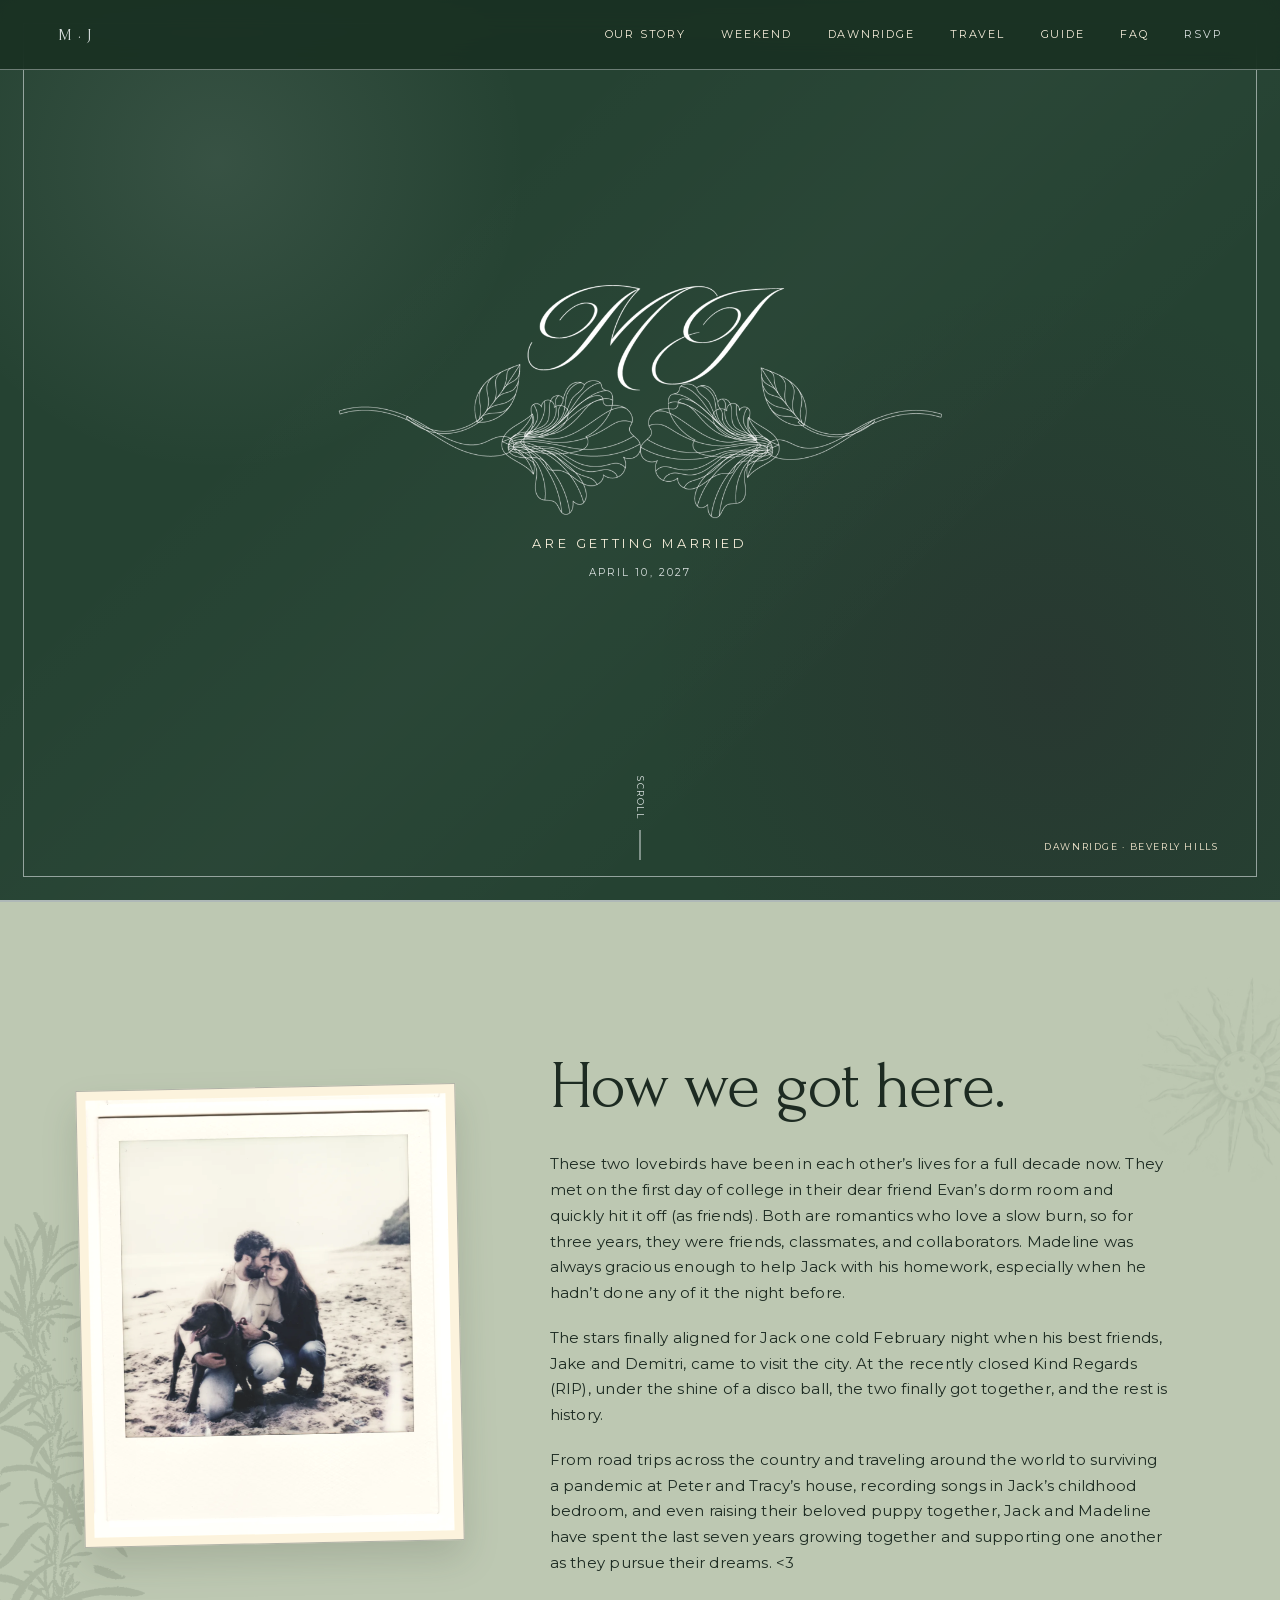
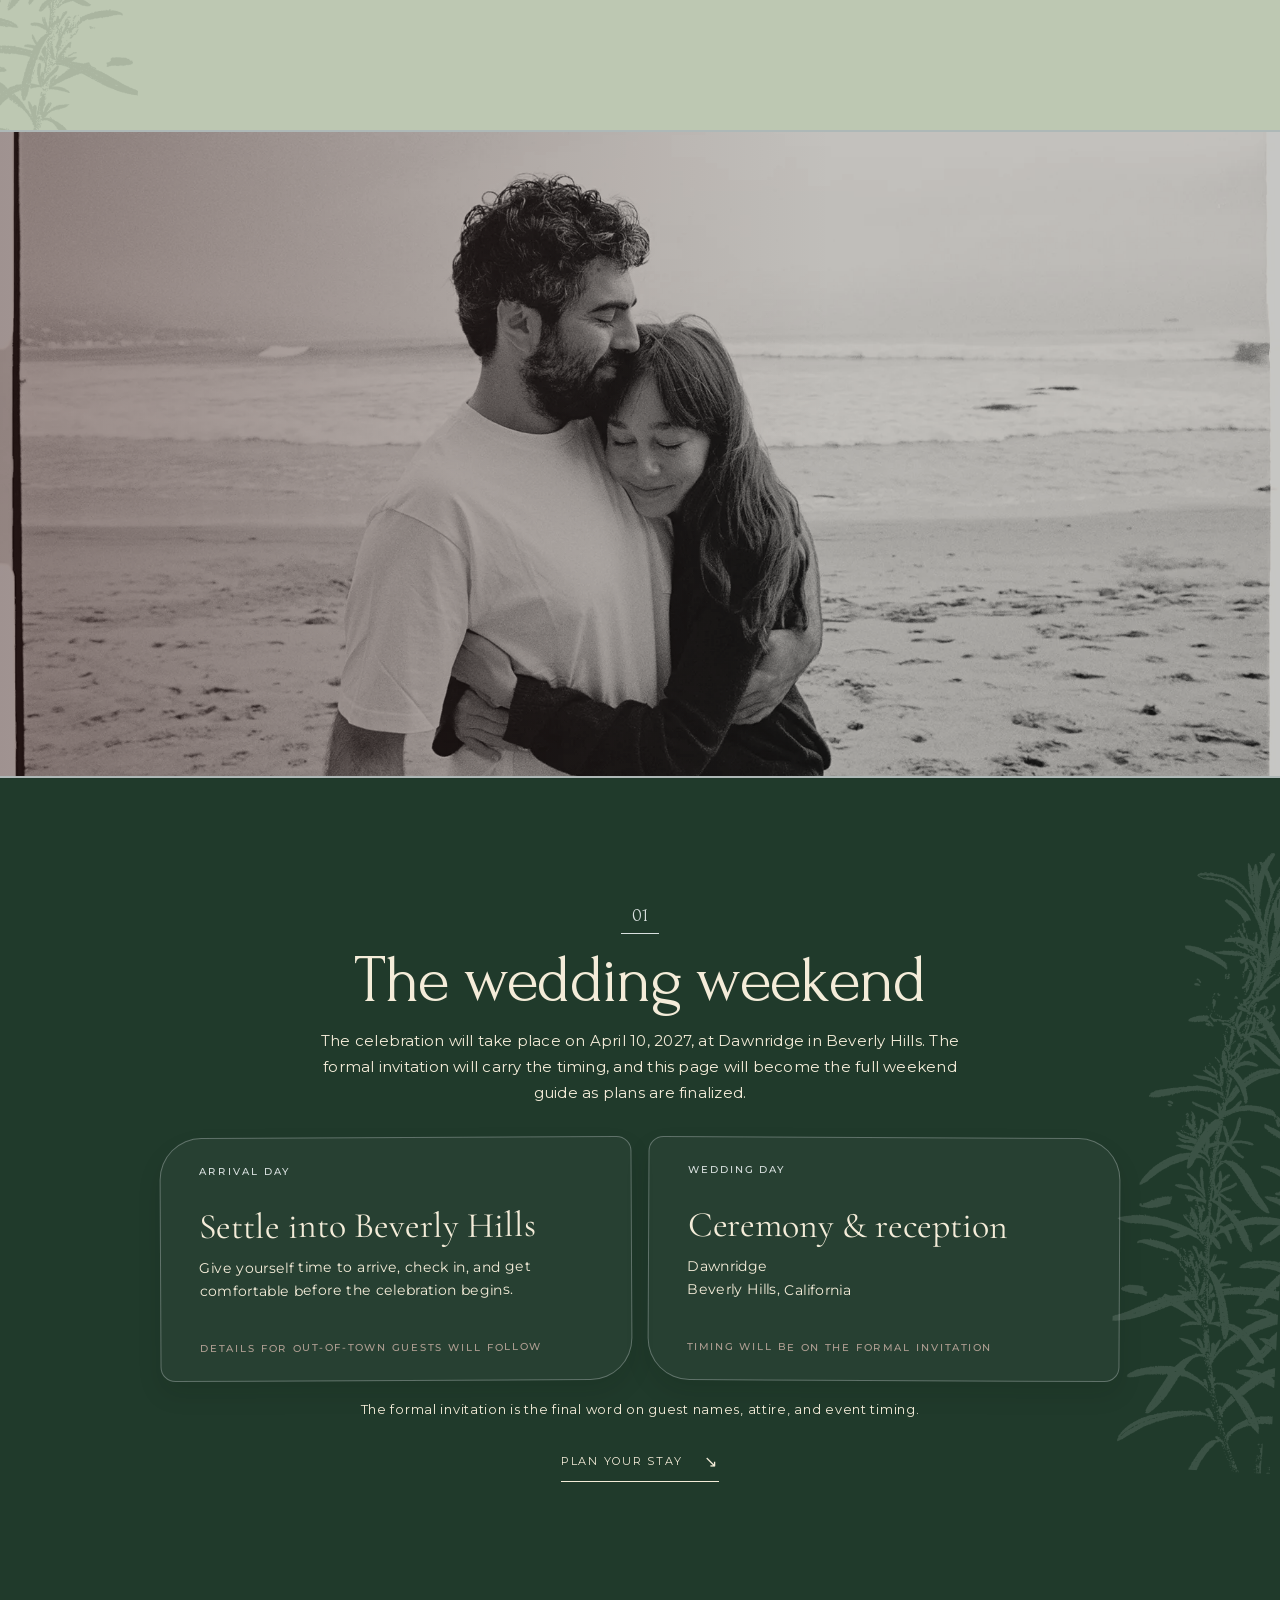
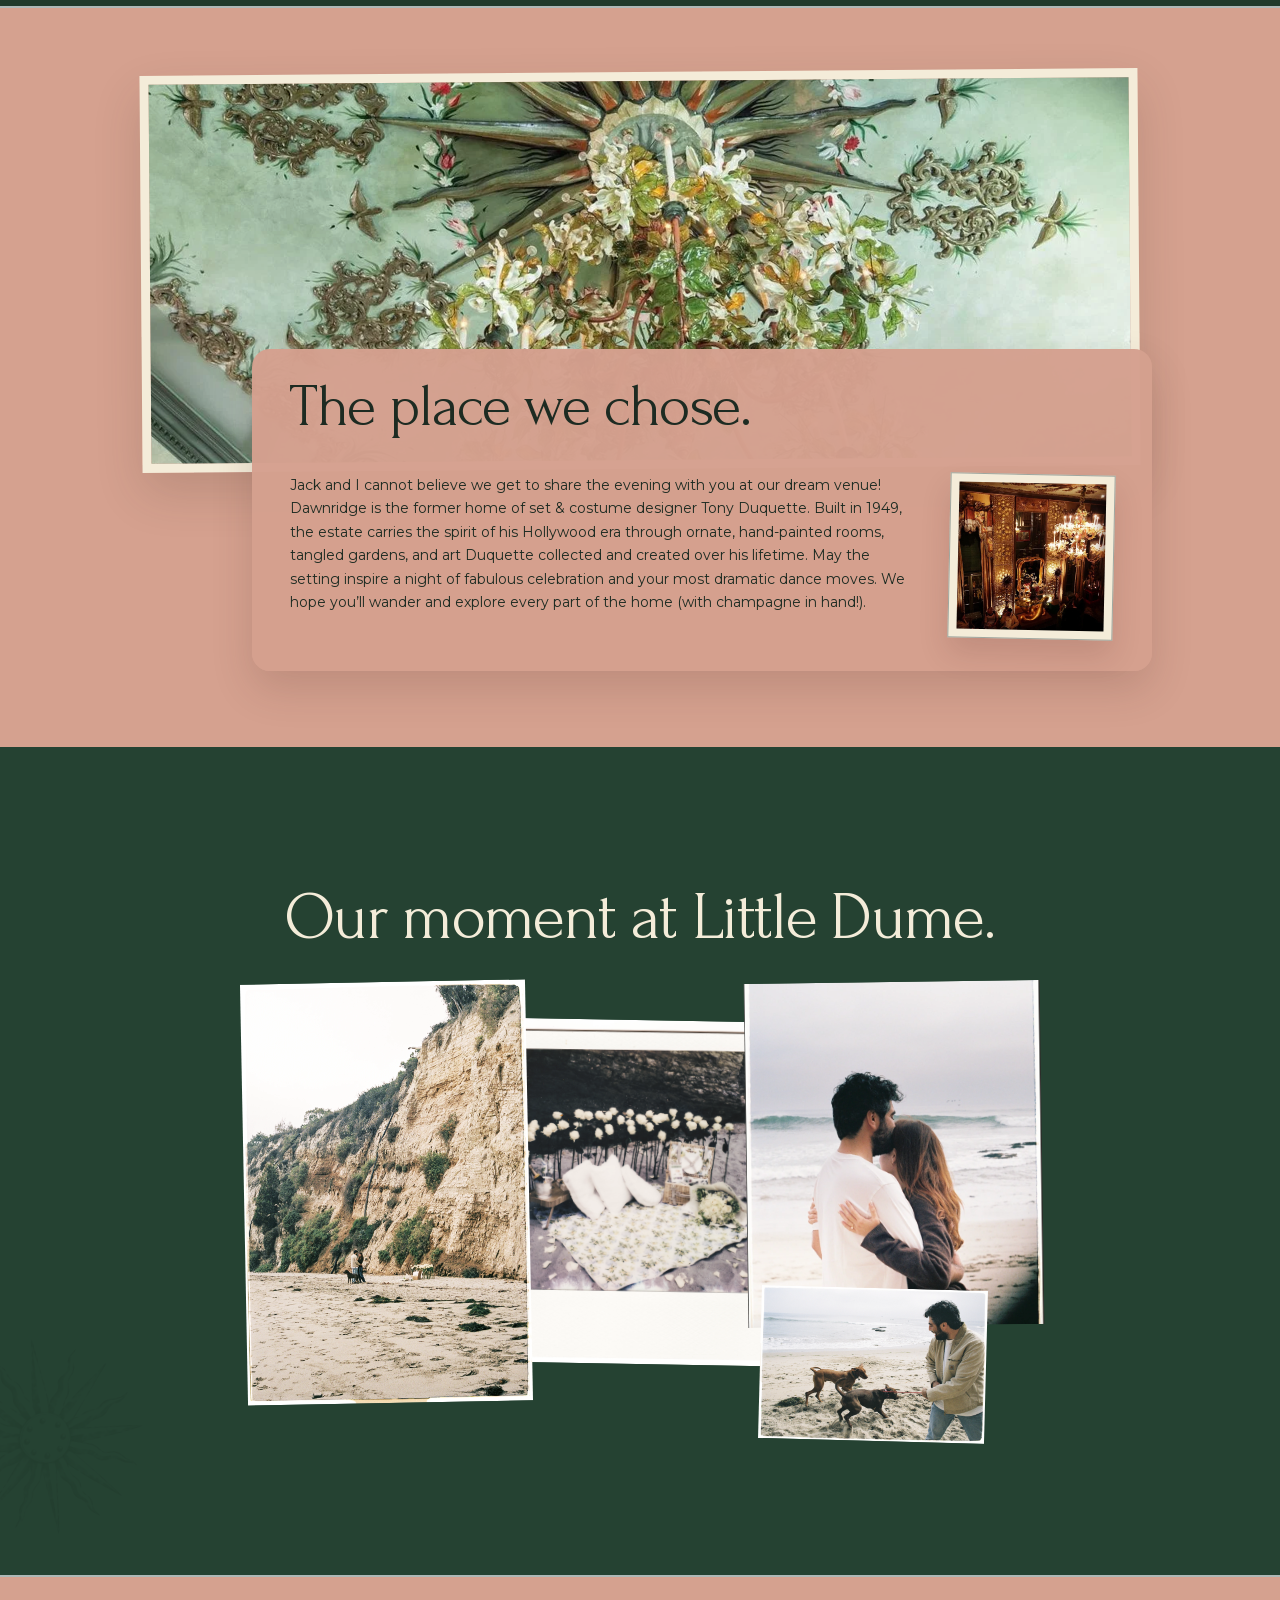
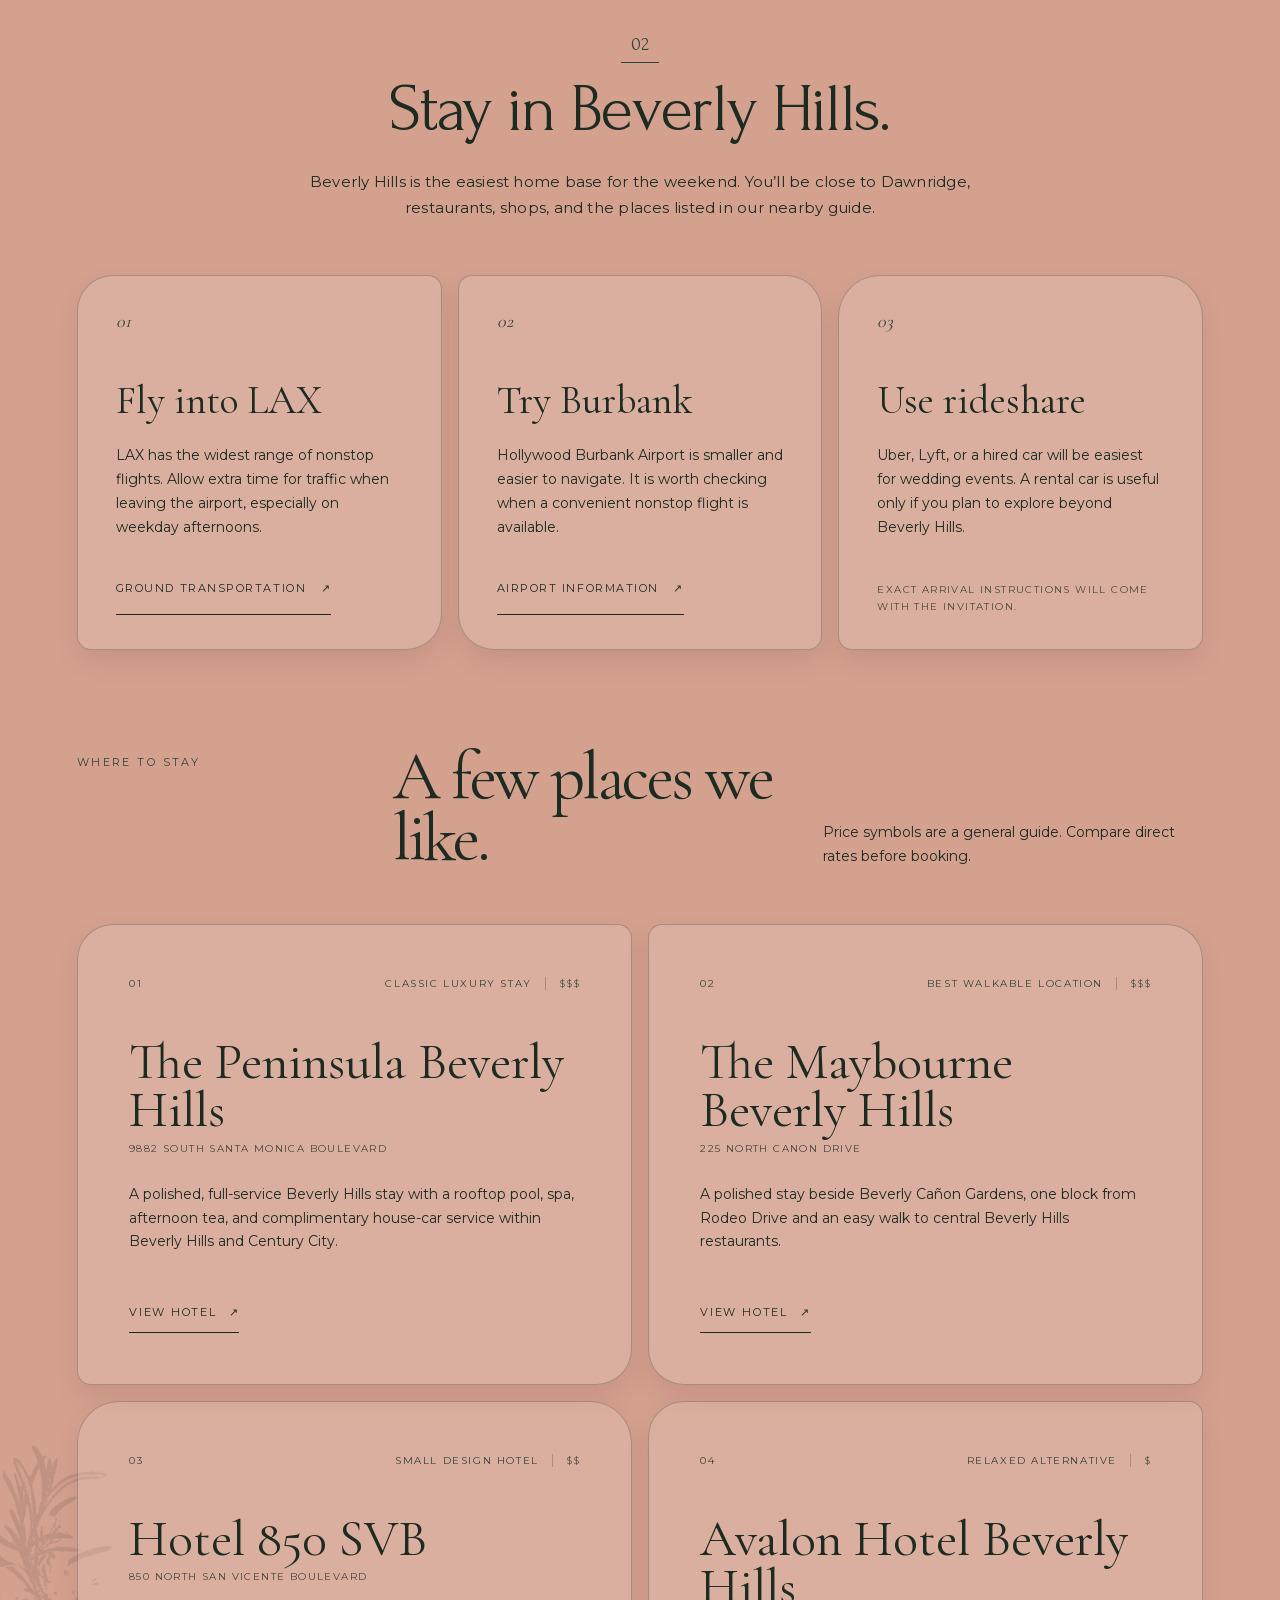
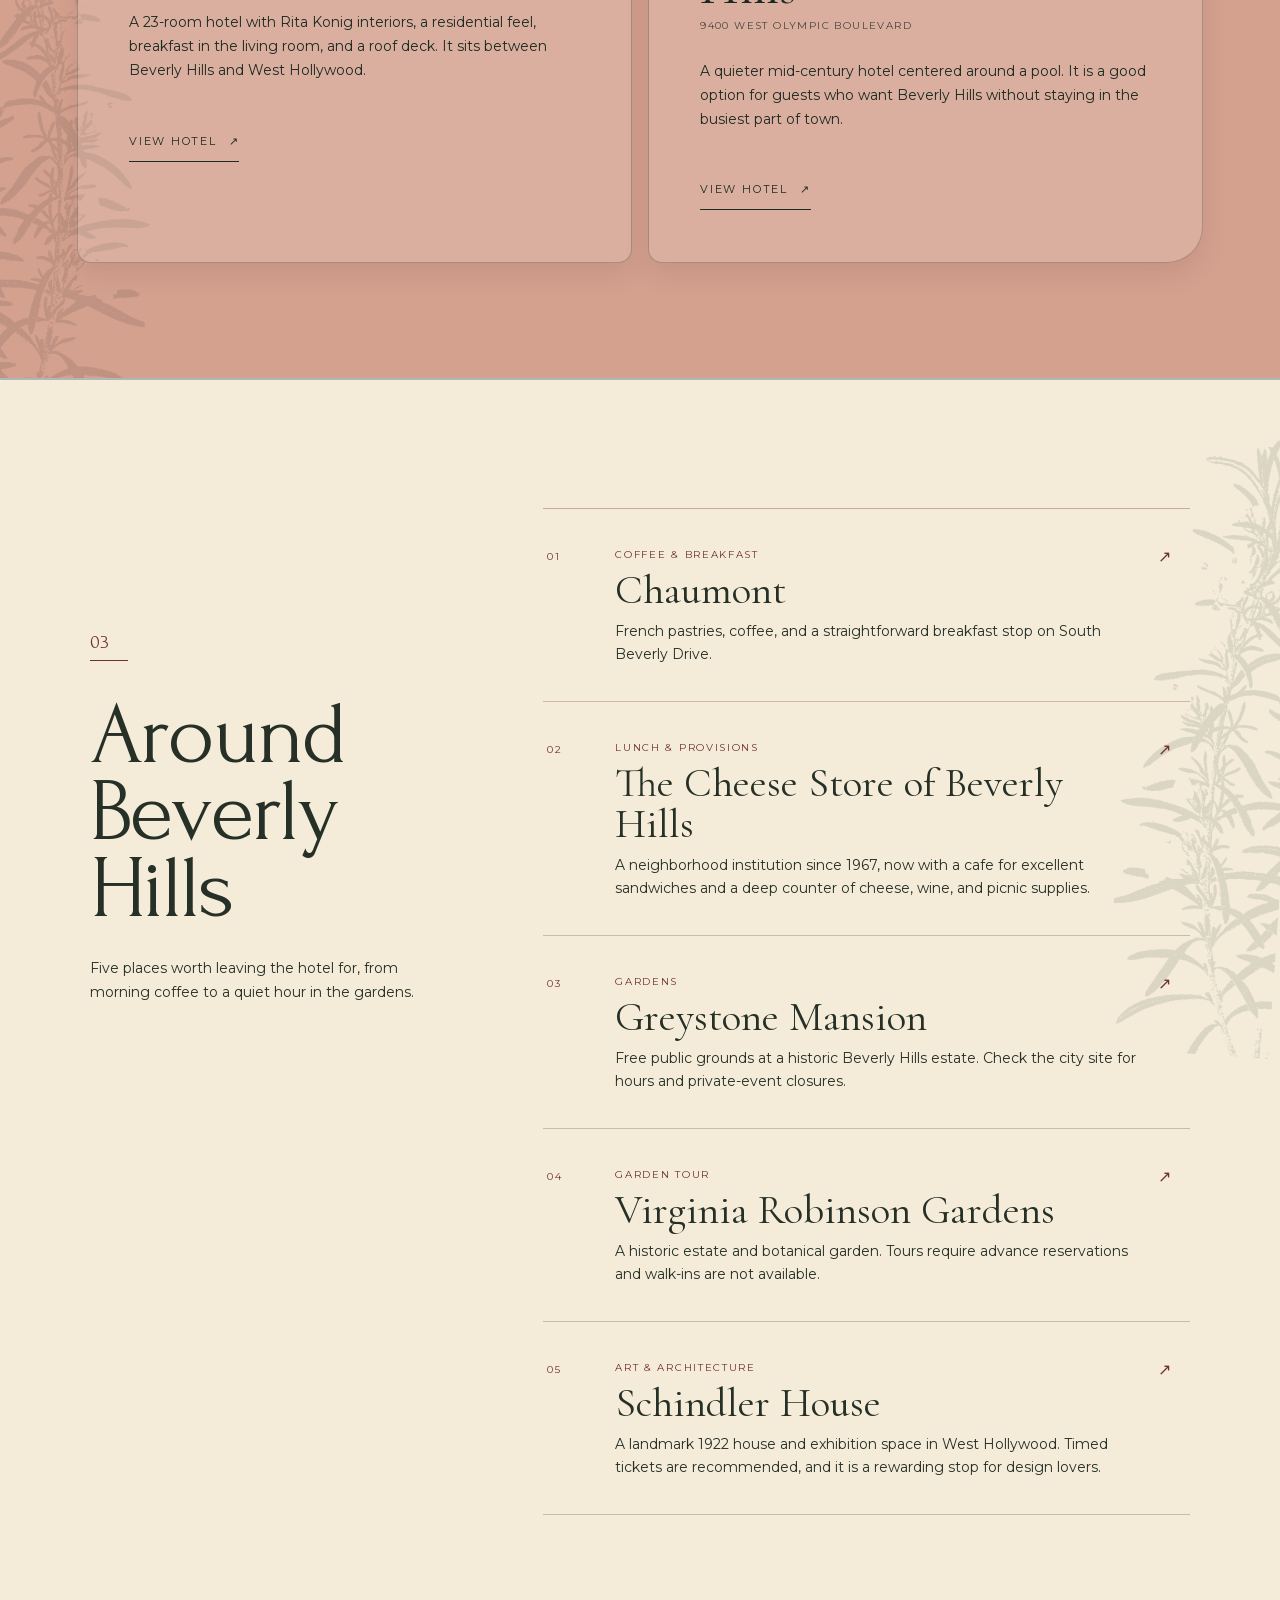
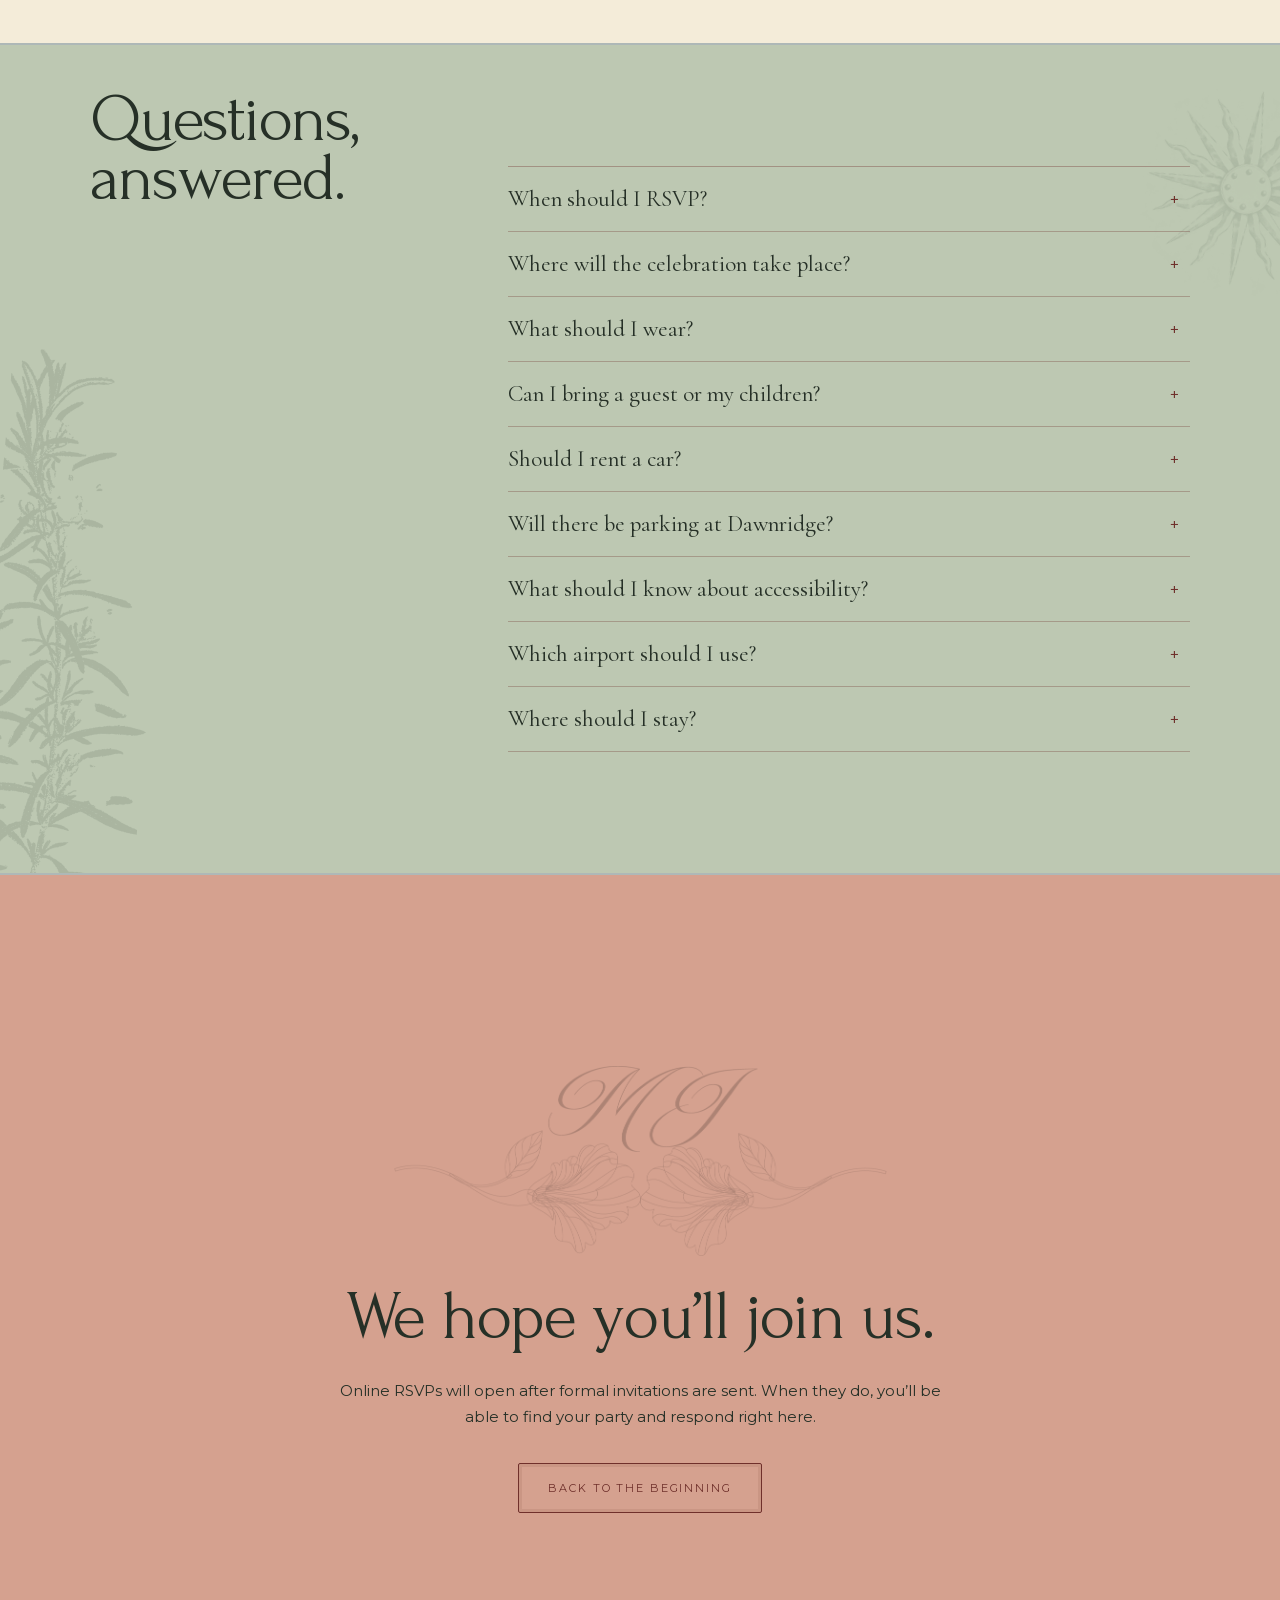
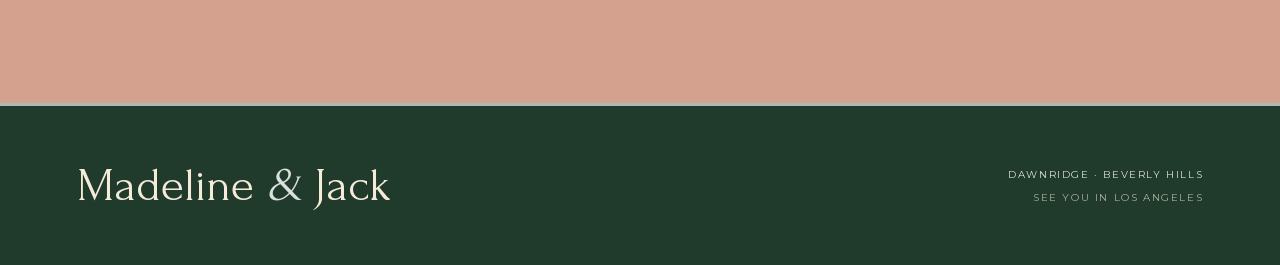
<file: index.html>
<!DOCTYPE html><html lang="en"><head><meta charSet="utf-8"/><meta name="viewport" content="width=device-width, initial-scale=1"/><link rel="preload" href="/_next/static/media/01e4147cff8141ee-s.p.10ked.7w885.g.woff2" as="font" crossorigin="" type="font/woff2"/><link rel="preload" href="/_next/static/media/e8f2fbee2754df70-s.p.0fzkl03jw-sdz.woff2" as="font" crossorigin="" type="font/woff2"/><link rel="preload" href="/_next/static/media/ec6b5b74cff4b0c1-s.p.0srh6s0jndk4v.woff2" as="font" crossorigin="" type="font/woff2"/><link rel="preload" as="image" href="/images/monogram-centered.png"/><link rel="preload" as="image" href="/images/story-polaroid.webp"/><link rel="preload" as="image" href="/images/couple-embrace.webp"/><link rel="preload" as="image" href="/images/dawnridge-ceiling.webp"/><link rel="preload" as="image" href="/images/dawnridge-interior.webp"/><link rel="preload" as="image" href="/images/little-dume-cliffs.webp"/><link rel="preload" as="image" href="/images/little-dume-picnic.webp"/><link rel="preload" as="image" href="/images/little-dume-dogs.webp"/><link rel="preload" as="image" href="/images/little-dume-embrace.webp"/><link rel="stylesheet" href="/_next/static/chunks/0s1sag6y37j0h.css" data-precedence="next"/><link rel="preload" as="script" fetchPriority="low" href="/_next/static/chunks/11qk_vpw_zwkf.js"/><script src="/_next/static/chunks/0d-5~.f~0wtco.js" async=""></script><script src="/_next/static/chunks/10u3y4bw1ayzs.js" async=""></script><script src="/_next/static/chunks/turbopack-0e47rfx~.~3-8.js" async=""></script><script src="/_next/static/chunks/0fsi8lw5utejl.js" async=""></script><script src="/_next/static/chunks/0k6kr~ze-.qya.js" async=""></script><script src="/_next/static/chunks/0d3tkj33oycf2.js" async=""></script><script src="/_next/static/chunks/0y1.q8hj2ckt2.js" async=""></script><meta name="next-size-adjust" content=""/><title>Madeline &amp; Jack</title><meta name="description" content="Madeline Borehan and Jack Kleinick are getting married at Dawnridge in Beverly Hills on April 10, 2027. Find weekend plans, travel notes, and their guide to the area."/><meta name="robots" content="noindex, nofollow, nocache"/><meta property="og:title" content="Madeline Borehan &amp; Jack Kleinick | April 10, 2027"/><meta property="og:description" content="Madeline Borehan and Jack Kleinick are getting married at Dawnridge in Beverly Hills on April 10, 2027. Find weekend plans, travel notes, and their guide to the area."/><meta property="og:image" content="https://thekleinicks.com/og-homepage.png"/><meta property="og:image:width" content="1200"/><meta property="og:image:height" content="630"/><meta property="og:image:alt" content="MJ monogram and floral linework over the Dawnridge entrance"/><meta property="og:type" content="website"/><meta name="twitter:card" content="summary_large_image"/><meta name="twitter:title" content="Madeline Borehan &amp; Jack Kleinick | April 10, 2027"/><meta name="twitter:description" content="Madeline Borehan and Jack Kleinick are getting married at Dawnridge in Beverly Hills on April 10, 2027. Find weekend plans, travel notes, and their guide to the area."/><meta name="twitter:image" content="https://thekleinicks.com/og-homepage.png"/><link rel="icon" href="/favicon.svg?v=2" type="image/svg+xml"/><link rel="icon" href="/favicon-32.png?v=2" sizes="32x32" type="image/png"/><link rel="apple-touch-icon" href="/apple-touch-icon.png?v=2" sizes="180x180" type="image/png"/><script src="/_next/static/chunks/03~yq9q893hmn.js" noModule=""></script></head><body class="cormorant_garamond_1abb6ad-module__nUEXnW__variable montserrat_c08e6965-module___QwMha__variable forum_282d4571-module__bJGCkG__variable"><div hidden=""><!--$--><!--/$--></div><main class="venue-world"><button type="button" class="opening-moment" aria-label="Enter Madeline and Jack&#x27;s wedding website"><span class="opening-letters" aria-hidden="true"><span>M</span><span>J</span></span><span class="opening-center"><span>April 10, 2027</span><b>Madeline &amp; Jack</b><i>Beverly Hills</i></span><span class="opening-hint">Enter</span></button><header class="site-header"><a class="wordmark" href="#home" aria-label="Madeline Borehan and Jack Kleinick, home">M <span>·</span> J</a><nav class="desktop-nav" aria-label="Primary navigation"><a href="#story">Our story</a><a href="#details">Weekend</a><a href="#venue">Dawnridge</a><a href="#travel">Travel</a><a href="#guide">Guide</a><a href="#faq">FAQ</a><a class="nav-rsvp" href="#rsvp">RSVP</a></nav><button type="button" class="mobile-menu-toggle" aria-expanded="false" aria-controls="mobile-navigation"><span>Menu</span><i aria-hidden="true"><b></b><b></b></i></button><nav class="mobile-nav" id="mobile-navigation" aria-label="Mobile primary navigation" aria-hidden="true"><a href="#story" tabindex="-1">Our story</a><a href="#details" tabindex="-1">Weekend</a><a href="#venue" tabindex="-1">Dawnridge</a><a href="#travel" tabindex="-1">Travel</a><a href="#guide" tabindex="-1">Guide</a><a href="#faq" tabindex="-1">FAQ</a><a href="#rsvp" tabindex="-1">RSVP</a></nav></header><section class="hero" id="home" aria-labelledby="hero-title"><div class="hero-card"><img alt="Madeline Borehan and Jack Kleinick monogram" width="1300" height="398" decoding="async" data-nimg="1" class="hero-monogram" style="color:transparent" src="/images/monogram-centered.png"/><h1 id="hero-title" class="sr-only">Madeline Borehan and Jack Kleinick are getting married</h1><p>Are getting married</p><p class="hero-date">April 10, 2027</p></div><p class="hero-note hero-note-right">Dawnridge · Beverly Hills</p><a class="scroll-cue" href="#story" aria-label="Continue to our story">Scroll</a></section><section class="story-section" id="story" aria-labelledby="story-title"><div class="story-layout"><div class="story-intro"><h2 id="story-title">How we got here.</h2></div><div class="story-heading"><figure><img alt="Madeline and Jack with their dog during their engagement portrait session" loading="eager" width="1200" height="1458" decoding="async" data-nimg="1" style="color:transparent" src="/images/story-polaroid.webp"/></figure></div><div class="story-copy-layout"><div class="story-copy"><p>These two lovebirds have been in each other’s lives for a full decade now. They met on the first day of college in their dear friend Evan’s dorm room and quickly hit it off (as friends). Both are romantics who love a slow burn, so for three years, they were friends, classmates, and collaborators. Madeline was always gracious enough to help Jack with his homework, especially when he hadn’t done any of it the night before.</p><p>The stars finally aligned for Jack one cold February night when his best friends, Jake and Demitri, came to visit the city. At the recently closed Kind Regards (RIP), under the shine of a disco ball, the two finally got together, and the rest is history.</p><p>From road trips across the country and traveling around the world to surviving a pandemic at Peter and Tracy’s house, recording songs in Jack’s childhood bedroom, and even raising their beloved puppy together, Jack and Madeline have spent the last seven years growing together and supporting one another as they pursue their dreams. &lt;3</p></div></div></div></section><section class="photo-break" aria-label="Madeline and Jack&#x27;s engagement portraits"><img alt="Madeline and Jack during their engagement portrait session" loading="eager" width="1800" height="1219" decoding="async" data-nimg="1" style="color:transparent" src="/images/couple-embrace.webp"/></section><section class="details-section" id="details" aria-labelledby="details-title"><div class="section-number">01</div><h2 id="details-title">The wedding weekend</h2><p class="section-intro">The celebration will take place on April 10, 2027, at Dawnridge in Beverly Hills. The formal invitation will carry the timing, and this page will become the full weekend guide as plans are finalized.</p><div class="weekend-grid"><article><span>Arrival day</span><h3>Settle into Beverly Hills</h3><p>Give yourself time to arrive, check in, and get comfortable before the celebration begins.</p><strong>Details for out-of-town guests will follow</strong></article><article><span>Wedding day</span><h3>Ceremony &amp; reception</h3><p>Dawnridge<br/>Beverly Hills, California</p><strong>Timing will be on the formal invitation</strong></article></div><p class="weekend-note">The formal invitation is the final word on guest names, attire, and event timing.</p><a class="text-link" href="#travel">Plan your stay <span>↘︎</span></a></section><section class="venue-section" id="venue" aria-labelledby="venue-title"><div class="venue-image tall-image"><img alt="Painted ceiling and chandelier at Dawnridge" loading="eager" decoding="async" data-nimg="fill" style="position:absolute;height:100%;width:100%;left:0;top:0;right:0;bottom:0;color:transparent" src="/images/dawnridge-ceiling.webp"/></div><div class="venue-copy"><h2 id="venue-title">The place we chose.</h2><p>Jack and I cannot believe we get to share the evening with you at our dream venue! Dawnridge is the former home of set &amp; costume designer Tony Duquette. Built in 1949, the estate carries the spirit of his Hollywood era through ornate, hand-painted rooms, tangled gardens, and art Duquette collected and created over his lifetime. May the setting inspire a night of fabulous celebration and your most dramatic dance moves. We hope you’ll wander and explore every part of the home (with champagne in hand!).</p><div class="mini-image"><img alt="Richly decorated room at Dawnridge" loading="eager" decoding="async" data-nimg="fill" style="position:absolute;height:100%;width:100%;left:0;top:0;right:0;bottom:0;color:transparent" src="/images/dawnridge-interior.webp"/></div></div></section><section class="gallery-section" id="engagement" aria-labelledby="gallery-title"><h2 id="gallery-title">Our moment at Little Dume.</h2><div class="gallery-grid"><figure class="gallery-one"><img alt="Madeline and Jack beneath the cliffs at Little Dume after their engagement" loading="eager" decoding="async" data-nimg="fill" style="position:absolute;height:100%;width:100%;left:0;top:0;right:0;bottom:0;object-fit:contain;color:transparent" src="/images/little-dume-cliffs.webp"/></figure><figure class="gallery-two"><img alt="The engagement picnic at Little Dume" loading="eager" decoding="async" data-nimg="fill" style="position:absolute;height:100%;width:100%;left:0;top:0;right:0;bottom:0;object-fit:contain;color:transparent" src="/images/little-dume-picnic.webp"/></figure><figure class="gallery-three"><img alt="Jack playing with the dogs on the beach at Little Dume" loading="eager" decoding="async" data-nimg="fill" style="position:absolute;height:100%;width:100%;left:0;top:0;right:0;bottom:0;object-fit:contain;color:transparent" src="/images/little-dume-dogs.webp"/></figure><figure class="gallery-four"><img alt="Jack kissing Madeline on the forehead at Little Dume" loading="eager" decoding="async" data-nimg="fill" style="position:absolute;height:100%;width:100%;left:0;top:0;right:0;bottom:0;object-fit:contain;color:transparent" src="/images/little-dume-embrace.webp"/></figure></div></section><section class="travel-section" id="travel" aria-labelledby="travel-title"><div class="section-number">02</div><h2 id="travel-title">Stay in Beverly Hills.</h2><p class="section-intro">Beverly Hills is the easiest home base for the weekend. You’ll be close to Dawnridge, restaurants, shops, and the places listed in our nearby guide.</p><div class="arrival-grid"><article><p class="card-number">01</p><h3>Fly into LAX</h3><p>LAX has the widest range of nonstop flights. Allow extra time for traffic when leaving the airport, especially on weekday afternoons.</p><a href="https://www.flylax.com/lax-traffic-and-ground-transportation" target="_blank" rel="noreferrer">Ground transportation <span>↗︎</span></a></article><article><p class="card-number">02</p><h3>Try Burbank</h3><p>Hollywood Burbank Airport is smaller and easier to navigate. It is worth checking when a convenient nonstop flight is available.</p><a href="https://www.hollywoodburbankairport.com/ground-transportation/shuttles-taxis/" target="_blank" rel="noreferrer">Airport information <span>↗︎</span></a></article><article><p class="card-number">03</p><h3>Use rideshare</h3><p>Uber, Lyft, or a hired car will be easiest for wedding events. A rental car is useful only if you plan to explore beyond Beverly Hills.</p><span class="travel-fine-print">Exact arrival instructions will come with the invitation.</span></article></div><div class="hotel-heading"><p class="eyebrow">Where to stay</p><h3>A few places we like.</h3><p>Price symbols are a general guide. Compare direct rates before booking.</p></div><div class="hotel-grid"><article><div class="hotel-topline"><span>01</span><span class="hotel-meta"><span>Classic luxury stay</span><span class="hotel-price" aria-label="Relative price tier 3 of 3">$$$</span></span></div><h4>The Peninsula Beverly Hills</h4><p class="hotel-address">9882 South Santa Monica Boulevard</p><p>A polished, full-service Beverly Hills stay with a rooftop pool, spa, afternoon tea, and complimentary house-car service within Beverly Hills and Century City.</p><a href="https://www.peninsula.com/en/beverly-hills/5-star-luxury-hotel-beverly-hills" target="_blank" rel="noreferrer">View hotel <span>↗︎</span></a></article><article><div class="hotel-topline"><span>02</span><span class="hotel-meta"><span>Best walkable location</span><span class="hotel-price" aria-label="Relative price tier 3 of 3">$$$</span></span></div><h4>The Maybourne Beverly Hills</h4><p class="hotel-address">225 North Canon Drive</p><p>A polished stay beside Beverly Cañon Gardens, one block from Rodeo Drive and an easy walk to central Beverly Hills restaurants.</p><a href="https://www.maybourne.com/en/hotels/the-maybourne-beverly-hills" target="_blank" rel="noreferrer">View hotel <span>↗︎</span></a></article><article><div class="hotel-topline"><span>03</span><span class="hotel-meta"><span>Small design hotel</span><span class="hotel-price" aria-label="Relative price tier 2 of 3">$$</span></span></div><h4>Hotel 850 SVB</h4><p class="hotel-address">850 North San Vicente Boulevard</p><p>A 23-room hotel with Rita Konig interiors, a residential feel, breakfast in the living room, and a roof deck. It sits between Beverly Hills and West Hollywood.</p><a href="https://www.hotel850svb.com/" target="_blank" rel="noreferrer">View hotel <span>↗︎</span></a></article><article><div class="hotel-topline"><span>04</span><span class="hotel-meta"><span>Relaxed alternative</span><span class="hotel-price" aria-label="Relative price tier 1 of 3">$</span></span></div><h4>Avalon Hotel Beverly Hills</h4><p class="hotel-address">9400 West Olympic Boulevard</p><p>A quieter mid-century hotel centered around a pool. It is a good option for guests who want Beverly Hills without staying in the busiest part of town.</p><a href="https://www.avalon-hotel.com/beverly-hills/" target="_blank" rel="noreferrer">View hotel <span>↗︎</span></a></article></div></section><section class="guide-section" id="guide" aria-labelledby="guide-title"><div class="guide-heading"><div class="section-number">03</div><h2 id="guide-title">Around Beverly Hills</h2><p>Five places worth leaving the hotel for, from morning coffee to a quiet hour in the gardens.</p></div><div class="guide-list"><a href="https://www.chaumontbakery.com/" target="_blank" rel="noreferrer"><span>01</span><div><small>Coffee &amp; breakfast</small><h3>Chaumont</h3><p>French pastries, coffee, and a straightforward breakfast stop on South Beverly Drive.</p></div><b aria-hidden="true">↗︎</b></a><a href="https://cheesestore.com/" target="_blank" rel="noreferrer"><span>02</span><div><small>Lunch &amp; provisions</small><h3>The Cheese Store of Beverly Hills</h3><p>A neighborhood institution since 1967, now with a cafe for excellent sandwiches and a deep counter of cheese, wine, and picnic supplies.</p></div><b aria-hidden="true">↗︎</b></a><a href="https://beverlyhills.org/441/Visit-Greystone" target="_blank" rel="noreferrer"><span>03</span><div><small>Gardens</small><h3>Greystone Mansion</h3><p>Free public grounds at a historic Beverly Hills estate. Check the city site for hours and private-event closures.</p></div><b aria-hidden="true">↗︎</b></a><a href="https://parks.lacounty.gov/virginia-robinson-gardens/" target="_blank" rel="noreferrer"><span>04</span><div><small>Garden tour</small><h3>Virginia Robinson Gardens</h3><p>A historic estate and botanical garden. Tours require advance reservations and walk-ins are not available.</p></div><b aria-hidden="true">↗︎</b></a><a href="https://www.makcenter.org/planyourvisit" target="_blank" rel="noreferrer"><span>05</span><div><small>Art &amp; architecture</small><h3>Schindler House</h3><p>A landmark 1922 house and exhibition space in West Hollywood. Timed tickets are recommended, and it is a rewarding stop for design lovers.</p></div><b aria-hidden="true">↗︎</b></a></div></section><section class="faq-section" id="faq" aria-labelledby="faq-title"><div><h2 id="faq-title">Questions,<br/>answered.</h2></div><div class="faq-list"><details><summary>When should I RSVP?</summary><p>RSVPs are not open yet. Your formal invitation will include the deadline and instructions for responding here.</p></details><details><summary>Where will the celebration take place?</summary><p>The celebration will take place at Dawnridge in Beverly Hills, California. The full address and arrival notes will be shared directly with invited guests.</p></details><details><summary>What should I wear?</summary><p>Dress code will be provided with the formal invitation. Check back here for an inspiration board.</p></details><details><summary>Can I bring a guest or my children?</summary><p>Please refer to the names listed on your formal invitation. If you have a question about your party, reach out to Madeline or Jack directly.</p></details><details><summary>Should I rent a car?</summary><p>A car is useful if you plan to explore Los Angeles, but it is not necessary for the wedding itself. Rideshare is the simplest option for getting to and from Dawnridge. Please do not plan to drive after the reception.</p></details><details><summary>Will there be parking at Dawnridge?</summary><p>Rideshare is encouraged, as parking is limited. Details will be posted closer to the date.</p></details><details><summary>What should I know about accessibility?</summary><p>The venue features multiple levels and stairs, and the evening will take place both indoors and outdoors. We recommend wearing low heels or comfortable shoes to navigate the space. If you have any accessibility concerns or questions about the venue layout, please let us know in advance so we can help make your evening as comfortable as possible.</p></details><details><summary>Which airport should I use?</summary><p>LAX has the widest range of flights. Hollywood Burbank Airport is smaller and can be an easier option when a nonstop flight is available. Travel time from either airport depends heavily on Los Angeles traffic.</p></details><details><summary>Where should I stay?</summary><p>We recommend staying in or just outside Beverly Hills. The Peninsula is the classic luxury option, The Maybourne is the most walkable, Hotel 850 SVB is the small design-led pick, and Avalon is the most relaxed. More details are in the travel section above.</p></details></div></section><section class="rsvp-section" id="rsvp" aria-labelledby="rsvp-title"><img alt="" loading="lazy" width="1300" height="398" decoding="async" data-nimg="1" class="rsvp-monogram" style="color:transparent" src="/images/monogram-centered.png"/><h2 id="rsvp-title">We hope you’ll join us.</h2><p>Online RSVPs will open after formal invitations are sent. When they do, you’ll be able to find your party and respond right here.</p><a class="button" href="#home">Back to the beginning</a></section><footer><p>Madeline <i>&amp;</i> Jack</p><div><span>Dawnridge · Beverly Hills</span><small>See you in Los Angeles</small></div></footer></main><!--$--><!--/$--><script src="/_next/static/chunks/11qk_vpw_zwkf.js" id="_R_" async=""></script><script>(self.__next_f=self.__next_f||[]).push([0])</script><script>self.__next_f.push([1,"1:\"$Sreact.fragment\"\n2:I[39756,[\"/_next/static/chunks/0fsi8lw5utejl.js\",\"/_next/static/chunks/0k6kr~ze-.qya.js\",\"/_next/static/chunks/0d3tkj33oycf2.js\"],\"default\"]\n3:I[37457,[\"/_next/static/chunks/0fsi8lw5utejl.js\",\"/_next/static/chunks/0k6kr~ze-.qya.js\",\"/_next/static/chunks/0d3tkj33oycf2.js\"],\"default\"]\n4:I[57161,[\"/_next/static/chunks/0fsi8lw5utejl.js\",\"/_next/static/chunks/0k6kr~ze-.qya.js\",\"/_next/static/chunks/0d3tkj33oycf2.js\",\"/_next/static/chunks/0y1.q8hj2ckt2.js\"],\"default\"]\n5:I[60426,[\"/_next/static/chunks/0fsi8lw5utejl.js\",\"/_next/static/chunks/0k6kr~ze-.qya.js\",\"/_next/static/chunks/0d3tkj33oycf2.js\",\"/_next/static/chunks/0y1.q8hj2ckt2.js\"],\"default\"]\n6:I[5500,[\"/_next/static/chunks/0fsi8lw5utejl.js\",\"/_next/static/chunks/0k6kr~ze-.qya.js\",\"/_next/static/chunks/0d3tkj33oycf2.js\",\"/_next/static/chunks/0y1.q8hj2ckt2.js\"],\"Image\"]\n15:I[68027,[\"/_next/static/chunks/0fsi8lw5utejl.js\",\"/_next/static/chunks/0k6kr~ze-.qya.js\",\"/_next/static/chunks/0d3tkj33oycf2.js\"],\"default\",1]\n:HL[\"/_next/static/chunks/0s1sag6y37j0h.css\",\"style\"]\n:HL[\"/_next/static/media/01e4147cff8141ee-s.p.10ked.7w885.g.woff2\",\"font\",{\"crossOrigin\":\"\",\"type\":\"font/woff2\"}]\n:HL[\"/_next/static/media/e8f2fbee2754df70-s.p.0fzkl03jw-sdz.woff2\",\"font\",{\"crossOrigin\":\"\",\"type\":\"font/woff2\"}]\n:HL[\"/_next/static/media/ec6b5b74cff4b0c1-s.p.0srh6s0jndk4v.woff2\",\"font\",{\"crossOrigin\":\"\",\"type\":\"font/woff2\"}]\n"])</script><script>self.__next_f.push([1,"0:{\"P\":null,\"c\":[\"\",\"\"],\"q\":\"\",\"i\":false,\"f\":[[[\"\",{\"children\":[\"__PAGE__\",{}]},\"$undefined\",\"$undefined\",16],[[\"$\",\"$1\",\"c\",{\"children\":[[[\"$\",\"link\",\"0\",{\"rel\":\"stylesheet\",\"href\":\"/_next/static/chunks/0s1sag6y37j0h.css\",\"precedence\":\"next\",\"crossOrigin\":\"$undefined\",\"nonce\":\"$undefined\"}],[\"$\",\"script\",\"script-0\",{\"src\":\"/_next/static/chunks/0fsi8lw5utejl.js\",\"async\":true,\"nonce\":\"$undefined\"}],[\"$\",\"script\",\"script-1\",{\"src\":\"/_next/static/chunks/0k6kr~ze-.qya.js\",\"async\":true,\"nonce\":\"$undefined\"}],[\"$\",\"script\",\"script-2\",{\"src\":\"/_next/static/chunks/0d3tkj33oycf2.js\",\"async\":true,\"nonce\":\"$undefined\"}]],[\"$\",\"html\",null,{\"lang\":\"en\",\"children\":[\"$\",\"body\",null,{\"className\":\"cormorant_garamond_1abb6ad-module__nUEXnW__variable montserrat_c08e6965-module___QwMha__variable forum_282d4571-module__bJGCkG__variable\",\"children\":[\"$\",\"$L2\",null,{\"parallelRouterKey\":\"children\",\"error\":\"$undefined\",\"errorStyles\":\"$undefined\",\"errorScripts\":\"$undefined\",\"template\":[\"$\",\"$L3\",null,{}],\"templateStyles\":\"$undefined\",\"templateScripts\":\"$undefined\",\"notFound\":[[[\"$\",\"title\",null,{\"children\":\"404: This page could not be found.\"}],[\"$\",\"div\",null,{\"style\":{\"fontFamily\":\"system-ui,\\\"Segoe UI\\\",Roboto,Helvetica,Arial,sans-serif,\\\"Apple Color Emoji\\\",\\\"Segoe UI Emoji\\\"\",\"height\":\"100vh\",\"textAlign\":\"center\",\"display\":\"flex\",\"flexDirection\":\"column\",\"alignItems\":\"center\",\"justifyContent\":\"center\"},\"children\":[\"$\",\"div\",null,{\"children\":[[\"$\",\"style\",null,{\"dangerouslySetInnerHTML\":{\"__html\":\"body{color:#000;background:#fff;margin:0}.next-error-h1{border-right:1px solid rgba(0,0,0,.3)}@media (prefers-color-scheme:dark){body{color:#fff;background:#000}.next-error-h1{border-right:1px solid rgba(255,255,255,.3)}}\"}}],[\"$\",\"h1\",null,{\"className\":\"next-error-h1\",\"style\":{\"display\":\"inline-block\",\"margin\":\"0 20px 0 0\",\"padding\":\"0 23px 0 0\",\"fontSize\":24,\"fontWeight\":500,\"verticalAlign\":\"top\",\"lineHeight\":\"49px\"},\"children\":404}],[\"$\",\"div\",null,{\"style\":{\"display\":\"inline-block\"},\"children\":[\"$\",\"h2\",null,{\"style\":{\"fontSize\":14,\"fontWeight\":400,\"lineHeight\":\"49px\",\"margin\":0},\"children\":\"This page could not be found.\"}]}]]}]}]],[]],\"forbidden\":\"$undefined\",\"unauthorized\":\"$undefined\"}]}]}]]}],{\"children\":[[\"$\",\"$1\",\"c\",{\"children\":[[\"$\",\"main\",null,{\"className\":\"venue-world\",\"children\":[[\"$\",\"$L4\",null,{}],[\"$\",\"$L5\",null,{}],[\"$\",\"section\",null,{\"className\":\"hero\",\"id\":\"home\",\"aria-labelledby\":\"hero-title\",\"children\":[[\"$\",\"div\",null,{\"className\":\"hero-card\",\"children\":[[\"$\",\"$L6\",null,{\"className\":\"hero-monogram\",\"src\":\"/images/monogram-centered.png\",\"alt\":\"Madeline Borehan and Jack Kleinick monogram\",\"width\":1300,\"height\":398,\"priority\":true}],[\"$\",\"h1\",null,{\"id\":\"hero-title\",\"className\":\"sr-only\",\"children\":\"Madeline Borehan and Jack Kleinick are getting married\"}],[\"$\",\"p\",null,{\"children\":\"Are getting married\"}],[\"$\",\"p\",null,{\"className\":\"hero-date\",\"children\":\"April 10, 2027\"}]]}],[\"$\",\"p\",null,{\"className\":\"hero-note hero-note-right\",\"children\":\"Dawnridge · Beverly Hills\"}],[\"$\",\"a\",null,{\"className\":\"scroll-cue\",\"href\":\"#story\",\"aria-label\":\"Continue to our story\",\"children\":\"Scroll\"}]]}],[\"$\",\"section\",null,{\"className\":\"story-section\",\"id\":\"story\",\"aria-labelledby\":\"story-title\",\"children\":[\"$\",\"div\",null,{\"className\":\"story-layout\",\"children\":[[\"$\",\"div\",null,{\"className\":\"story-intro\",\"children\":[\"$\",\"h2\",null,{\"id\":\"story-title\",\"children\":\"How we got here.\"}]}],[\"$\",\"div\",null,{\"className\":\"story-heading\",\"children\":[\"$\",\"figure\",null,{\"children\":[\"$\",\"$L6\",null,{\"src\":\"/images/story-polaroid.webp\",\"alt\":\"Madeline and Jack with their dog during their engagement portrait session\",\"width\":1200,\"height\":1458,\"loading\":\"eager\"}]}]}],[\"$\",\"div\",null,{\"className\":\"story-copy-layout\",\"children\":[\"$\",\"div\",null,{\"className\":\"story-copy\",\"children\":[[\"$\",\"p\",\"These two lovebirds have been in each other’s lives for a full decade now. They met on the first day of college in their dear friend Evan’s dorm room and quickly hit it off (as friends). Both are romantics who love a slow burn, so for three years, they were friends, classmates, and collaborators. Madeline was always gracious enough to help Jack with his homework, especially when he hadn’t done any of it the night before.\",{\"children\":\"These two lovebirds have been in each other’s lives for a full decade now. They met on the first day of college in their dear friend Evan’s dorm room and quickly hit it off (as friends). Both are romantics who love a slow burn, so for three years, they were friends, classmates, and collaborators. Madeline was always gracious enough to help Jack with his homework, especially when he hadn’t done any of it the night before.\"}],\"$L7\",\"$L8\"]}]}]]}]}],\"$L9\",\"$La\",\"$Lb\",\"$Lc\",\"$Ld\",\"$Le\",false,\"$Lf\",\"$L10\",\"$L11\"]}],[\"$L12\"],\"$L13\"]}],{},null,false,null]},null,false,null],\"$L14\",false]],\"m\":\"$undefined\",\"G\":[\"$15\",[\"$L16\"]],\"S\":true,\"h\":null,\"s\":\"$undefined\",\"l\":\"$undefined\",\"p\":\"$undefined\",\"d\":\"$undefined\",\"b\":\"31YruUBHakoeOwQdxF6ex\"}\n"])</script><script>self.__next_f.push([1,"1c:I[97367,[\"/_next/static/chunks/0fsi8lw5utejl.js\",\"/_next/static/chunks/0k6kr~ze-.qya.js\",\"/_next/static/chunks/0d3tkj33oycf2.js\"],\"OutletBoundary\"]\n1d:\"$Sreact.suspense\"\n1f:I[97367,[\"/_next/static/chunks/0fsi8lw5utejl.js\",\"/_next/static/chunks/0k6kr~ze-.qya.js\",\"/_next/static/chunks/0d3tkj33oycf2.js\"],\"ViewportBoundary\"]\n21:I[97367,[\"/_next/static/chunks/0fsi8lw5utejl.js\",\"/_next/static/chunks/0k6kr~ze-.qya.js\",\"/_next/static/chunks/0d3tkj33oycf2.js\"],\"MetadataBoundary\"]\n7:[\"$\",\"p\",\"The stars finally aligned for Jack one cold February night when his best friends, Jake and Demitri, came to visit the city. At the recently closed Kind Regards (RIP), under the shine of a disco ball, the two finally got together, and the rest is history.\",{\"children\":\"The stars finally aligned for Jack one cold February night when his best friends, Jake and Demitri, came to visit the city. At the recently closed Kind Regards (RIP), under the shine of a disco ball, the two finally got together, and the rest is history.\"}]\n8:[\"$\",\"p\",\"From road trips across the country and traveling around the world to surviving a pandemic at Peter and Tracy’s house, recording songs in Jack’s childhood bedroom, and even raising their beloved puppy together, Jack and Madeline have spent the last seven years growing together and supporting one another as they pursue their dreams. \u003c3\",{\"children\":\"From road trips across the country and traveling around the world to surviving a pandemic at Peter and Tracy’s house, recording songs in Jack’s childhood bedroom, and even raising their beloved puppy together, Jack and Madeline have spent the last seven years growing together and supporting one another as they pursue their dreams. \u003c3\"}]\n9:[\"$\",\"section\",null,{\"className\":\"photo-break\",\"aria-label\":\"Madeline and Jack's engagement portraits\",\"children\":[\"$\",\"$L6\",null,{\"src\":\"/images/couple-embrace.webp\",\"alt\":\"Madeline and Jack during their engagement portrait session\",\"width\":1800,\"height\":1219,\"loading\":\"eager\"}]}]\n"])</script><script>self.__next_f.push([1,"a:[\"$\",\"section\",null,{\"className\":\"details-section\",\"id\":\"details\",\"aria-labelledby\":\"details-title\",\"children\":[[\"$\",\"div\",null,{\"className\":\"section-number\",\"children\":\"01\"}],[\"$\",\"h2\",null,{\"id\":\"details-title\",\"children\":\"The wedding weekend\"}],[\"$\",\"p\",null,{\"className\":\"section-intro\",\"children\":\"The celebration will take place on April 10, 2027, at Dawnridge in Beverly Hills. The formal invitation will carry the timing, and this page will become the full weekend guide as plans are finalized.\"}],[\"$\",\"div\",null,{\"className\":\"weekend-grid\",\"children\":[[\"$\",\"article\",null,{\"children\":[[\"$\",\"span\",null,{\"children\":\"Arrival day\"}],[\"$\",\"h3\",null,{\"children\":\"Settle into Beverly Hills\"}],[\"$\",\"p\",null,{\"children\":\"Give yourself time to arrive, check in, and get comfortable before the celebration begins.\"}],[\"$\",\"strong\",null,{\"children\":\"Details for out-of-town guests will follow\"}]]}],[\"$\",\"article\",null,{\"children\":[[\"$\",\"span\",null,{\"children\":\"Wedding day\"}],[\"$\",\"h3\",null,{\"children\":\"Ceremony \u0026 reception\"}],[\"$\",\"p\",null,{\"children\":[\"Dawnridge\",[\"$\",\"br\",null,{}],\"Beverly Hills, California\"]}],[\"$\",\"strong\",null,{\"children\":\"Timing will be on the formal invitation\"}]]}]]}],[\"$\",\"p\",null,{\"className\":\"weekend-note\",\"children\":\"The formal invitation is the final word on guest names, attire, and event timing.\"}],[\"$\",\"a\",null,{\"className\":\"text-link\",\"href\":\"#travel\",\"children\":[\"Plan your stay \",[\"$\",\"span\",null,{\"children\":\"↘︎\"}]]}]]}]\n"])</script><script>self.__next_f.push([1,"b:[\"$\",\"section\",null,{\"className\":\"venue-section\",\"id\":\"venue\",\"aria-labelledby\":\"venue-title\",\"children\":[[\"$\",\"div\",null,{\"className\":\"venue-image tall-image\",\"children\":[\"$\",\"$L6\",null,{\"src\":\"/images/dawnridge-ceiling.webp\",\"alt\":\"Painted ceiling and chandelier at Dawnridge\",\"fill\":true,\"sizes\":\"(max-width: 800px) 100vw, 50vw\",\"loading\":\"eager\"}]}],[\"$\",\"div\",null,{\"className\":\"venue-copy\",\"children\":[[\"$\",\"h2\",null,{\"id\":\"venue-title\",\"children\":\"The place we chose.\"}],[\"$\",\"p\",null,{\"children\":\"Jack and I cannot believe we get to share the evening with you at our dream venue! Dawnridge is the former home of set \u0026 costume designer Tony Duquette. Built in 1949, the estate carries the spirit of his Hollywood era through ornate, hand-painted rooms, tangled gardens, and art Duquette collected and created over his lifetime. May the setting inspire a night of fabulous celebration and your most dramatic dance moves. We hope you’ll wander and explore every part of the home (with champagne in hand!).\"}],[\"$\",\"div\",null,{\"className\":\"mini-image\",\"children\":[\"$\",\"$L6\",null,{\"src\":\"/images/dawnridge-interior.webp\",\"alt\":\"Richly decorated room at Dawnridge\",\"fill\":true,\"sizes\":\"(max-width: 800px) 70vw, 25vw\",\"loading\":\"eager\"}]}]]}]]}]\n"])</script><script>self.__next_f.push([1,"c:[\"$\",\"section\",null,{\"className\":\"gallery-section\",\"id\":\"engagement\",\"aria-labelledby\":\"gallery-title\",\"children\":[[\"$\",\"h2\",null,{\"id\":\"gallery-title\",\"children\":\"Our moment at Little Dume.\"}],[\"$\",\"div\",null,{\"className\":\"gallery-grid\",\"children\":[[\"$\",\"figure\",null,{\"className\":\"gallery-one\",\"children\":[\"$\",\"$L6\",null,{\"src\":\"/images/little-dume-cliffs.webp\",\"alt\":\"Madeline and Jack beneath the cliffs at Little Dume after their engagement\",\"fill\":true,\"sizes\":\"(max-width: 700px) 52vw, 38vw\",\"loading\":\"eager\",\"style\":{\"objectFit\":\"contain\"}}]}],[\"$\",\"figure\",null,{\"className\":\"gallery-two\",\"children\":[\"$\",\"$L6\",null,{\"src\":\"/images/little-dume-picnic.webp\",\"alt\":\"The engagement picnic at Little Dume\",\"fill\":true,\"sizes\":\"(max-width: 700px) 42vw, 29vw\",\"loading\":\"eager\",\"style\":{\"objectFit\":\"contain\"}}]}],[\"$\",\"figure\",null,{\"className\":\"gallery-three\",\"children\":[\"$\",\"$L6\",null,{\"src\":\"/images/little-dume-dogs.webp\",\"alt\":\"Jack playing with the dogs on the beach at Little Dume\",\"fill\":true,\"sizes\":\"(max-width: 700px) 42vw, 31vw\",\"loading\":\"eager\",\"style\":{\"objectFit\":\"contain\"}}]}],[\"$\",\"figure\",null,{\"className\":\"gallery-four\",\"children\":[\"$\",\"$L6\",null,{\"src\":\"/images/little-dume-embrace.webp\",\"alt\":\"Jack kissing Madeline on the forehead at Little Dume\",\"fill\":true,\"sizes\":\"(max-width: 700px) 50vw, 30vw\",\"loading\":\"eager\",\"style\":{\"objectFit\":\"contain\"}}]}]]}]]}]\n"])</script><script>self.__next_f.push([1,"d:[\"$\",\"section\",null,{\"className\":\"travel-section\",\"id\":\"travel\",\"aria-labelledby\":\"travel-title\",\"children\":[[\"$\",\"div\",null,{\"className\":\"section-number\",\"children\":\"02\"}],[\"$\",\"h2\",null,{\"id\":\"travel-title\",\"children\":\"Stay in Beverly Hills.\"}],[\"$\",\"p\",null,{\"className\":\"section-intro\",\"children\":\"Beverly Hills is the easiest home base for the weekend. You’ll be close to Dawnridge, restaurants, shops, and the places listed in our nearby guide.\"}],[\"$\",\"div\",null,{\"className\":\"arrival-grid\",\"children\":[[\"$\",\"article\",null,{\"children\":[[\"$\",\"p\",null,{\"className\":\"card-number\",\"children\":\"01\"}],[\"$\",\"h3\",null,{\"children\":\"Fly into LAX\"}],[\"$\",\"p\",null,{\"children\":\"LAX has the widest range of nonstop flights. Allow extra time for traffic when leaving the airport, especially on weekday afternoons.\"}],[\"$\",\"a\",null,{\"href\":\"https://www.flylax.com/lax-traffic-and-ground-transportation\",\"target\":\"_blank\",\"rel\":\"noreferrer\",\"children\":[\"Ground transportation \",[\"$\",\"span\",null,{\"children\":\"↗︎\"}]]}]]}],[\"$\",\"article\",null,{\"children\":[[\"$\",\"p\",null,{\"className\":\"card-number\",\"children\":\"02\"}],[\"$\",\"h3\",null,{\"children\":\"Try Burbank\"}],[\"$\",\"p\",null,{\"children\":\"Hollywood Burbank Airport is smaller and easier to navigate. It is worth checking when a convenient nonstop flight is available.\"}],[\"$\",\"a\",null,{\"href\":\"https://www.hollywoodburbankairport.com/ground-transportation/shuttles-taxis/\",\"target\":\"_blank\",\"rel\":\"noreferrer\",\"children\":[\"Airport information \",[\"$\",\"span\",null,{\"children\":\"↗︎\"}]]}]]}],[\"$\",\"article\",null,{\"children\":[[\"$\",\"p\",null,{\"className\":\"card-number\",\"children\":\"03\"}],[\"$\",\"h3\",null,{\"children\":\"Use rideshare\"}],[\"$\",\"p\",null,{\"children\":\"Uber, Lyft, or a hired car will be easiest for wedding events. A rental car is useful only if you plan to explore beyond Beverly Hills.\"}],[\"$\",\"span\",null,{\"className\":\"travel-fine-print\",\"children\":\"Exact arrival instructions will come with the invitation.\"}]]}]]}],[\"$\",\"div\",null,{\"className\":\"hotel-heading\",\"children\":[[\"$\",\"p\",null,{\"className\":\"eyebrow\",\"children\":\"Where to stay\"}],[\"$\",\"h3\",null,{\"children\":\"A few places we like.\"}],[\"$\",\"p\",null,{\"children\":\"Price symbols are a general guide. Compare direct rates before booking.\"}]]}],[\"$\",\"div\",null,{\"className\":\"hotel-grid\",\"children\":[[\"$\",\"article\",\"The Peninsula Beverly Hills\",{\"children\":[[\"$\",\"div\",null,{\"className\":\"hotel-topline\",\"children\":[[\"$\",\"span\",null,{\"children\":\"01\"}],[\"$\",\"span\",null,{\"className\":\"hotel-meta\",\"children\":[[\"$\",\"span\",null,{\"children\":\"Classic luxury stay\"}],[\"$\",\"span\",null,{\"className\":\"hotel-price\",\"aria-label\":\"Relative price tier 3 of 3\",\"children\":\"$$$$\"}]]}]]}],[\"$\",\"h4\",null,{\"children\":\"The Peninsula Beverly Hills\"}],[\"$\",\"p\",null,{\"className\":\"hotel-address\",\"children\":\"9882 South Santa Monica Boulevard\"}],[\"$\",\"p\",null,{\"children\":\"A polished, full-service Beverly Hills stay with a rooftop pool, spa, afternoon tea, and complimentary house-car service within Beverly Hills and Century City.\"}],[\"$\",\"a\",null,{\"href\":\"https://www.peninsula.com/en/beverly-hills/5-star-luxury-hotel-beverly-hills\",\"target\":\"_blank\",\"rel\":\"noreferrer\",\"children\":[\"View hotel \",[\"$\",\"span\",null,{\"children\":\"↗︎\"}]]}]]}],[\"$\",\"article\",\"The Maybourne Beverly Hills\",{\"children\":[[\"$\",\"div\",null,{\"className\":\"hotel-topline\",\"children\":[[\"$\",\"span\",null,{\"children\":\"02\"}],[\"$\",\"span\",null,{\"className\":\"hotel-meta\",\"children\":[[\"$\",\"span\",null,{\"children\":\"Best walkable location\"}],[\"$\",\"span\",null,{\"className\":\"hotel-price\",\"aria-label\":\"Relative price tier 3 of 3\",\"children\":\"$$$$\"}]]}]]}],[\"$\",\"h4\",null,{\"children\":\"The Maybourne Beverly Hills\"}],[\"$\",\"p\",null,{\"className\":\"hotel-address\",\"children\":\"225 North Canon Drive\"}],[\"$\",\"p\",null,{\"children\":\"A polished stay beside Beverly Cañon Gardens, one block from Rodeo Drive and an easy walk to central Beverly Hills restaurants.\"}],[\"$\",\"a\",null,{\"href\":\"https://www.maybourne.com/en/hotels/the-maybourne-beverly-hills\",\"target\":\"_blank\",\"rel\":\"noreferrer\",\"children\":[\"View hotel \",[\"$\",\"span\",null,{\"children\":\"↗︎\"}]]}]]}],[\"$\",\"article\",\"Hotel 850 SVB\",{\"children\":[[\"$\",\"div\",null,{\"className\":\"hotel-topline\",\"children\":[[\"$\",\"span\",null,{\"children\":\"03\"}],[\"$\",\"span\",null,{\"className\":\"hotel-meta\",\"children\":[[\"$\",\"span\",null,{\"children\":\"Small design hotel\"}],[\"$\",\"span\",null,{\"className\":\"hotel-price\",\"aria-label\":\"Relative price tier 2 of 3\",\"children\":\"$$$\"}]]}]]}],\"$L17\",\"$L18\",\"$L19\",\"$L1a\"]}],\"$L1b\"]}]]}]\n"])</script><script>self.__next_f.push([1,"e:[\"$\",\"section\",null,{\"className\":\"guide-section\",\"id\":\"guide\",\"aria-labelledby\":\"guide-title\",\"children\":[[\"$\",\"div\",null,{\"className\":\"guide-heading\",\"children\":[[\"$\",\"div\",null,{\"className\":\"section-number\",\"children\":\"03\"}],[\"$\",\"h2\",null,{\"id\":\"guide-title\",\"children\":\"Around Beverly Hills\"}],[\"$\",\"p\",null,{\"children\":\"Five places worth leaving the hotel for, from morning coffee to a quiet hour in the gardens.\"}]]}],[\"$\",\"div\",null,{\"className\":\"guide-list\",\"children\":[[\"$\",\"a\",\"Chaumont\",{\"href\":\"https://www.chaumontbakery.com/\",\"target\":\"_blank\",\"rel\":\"noreferrer\",\"children\":[[\"$\",\"span\",null,{\"children\":\"01\"}],[\"$\",\"div\",null,{\"children\":[[\"$\",\"small\",null,{\"children\":\"Coffee \u0026 breakfast\"}],[\"$\",\"h3\",null,{\"children\":\"Chaumont\"}],[\"$\",\"p\",null,{\"children\":\"French pastries, coffee, and a straightforward breakfast stop on South Beverly Drive.\"}]]}],[\"$\",\"b\",null,{\"aria-hidden\":\"true\",\"children\":\"↗︎\"}]]}],[\"$\",\"a\",\"The Cheese Store of Beverly Hills\",{\"href\":\"https://cheesestore.com/\",\"target\":\"_blank\",\"rel\":\"noreferrer\",\"children\":[[\"$\",\"span\",null,{\"children\":\"02\"}],[\"$\",\"div\",null,{\"children\":[[\"$\",\"small\",null,{\"children\":\"Lunch \u0026 provisions\"}],[\"$\",\"h3\",null,{\"children\":\"The Cheese Store of Beverly Hills\"}],[\"$\",\"p\",null,{\"children\":\"A neighborhood institution since 1967, now with a cafe for excellent sandwiches and a deep counter of cheese, wine, and picnic supplies.\"}]]}],[\"$\",\"b\",null,{\"aria-hidden\":\"true\",\"children\":\"↗︎\"}]]}],[\"$\",\"a\",\"Greystone Mansion\",{\"href\":\"https://beverlyhills.org/441/Visit-Greystone\",\"target\":\"_blank\",\"rel\":\"noreferrer\",\"children\":[[\"$\",\"span\",null,{\"children\":\"03\"}],[\"$\",\"div\",null,{\"children\":[[\"$\",\"small\",null,{\"children\":\"Gardens\"}],[\"$\",\"h3\",null,{\"children\":\"Greystone Mansion\"}],[\"$\",\"p\",null,{\"children\":\"Free public grounds at a historic Beverly Hills estate. Check the city site for hours and private-event closures.\"}]]}],[\"$\",\"b\",null,{\"aria-hidden\":\"true\",\"children\":\"↗︎\"}]]}],[\"$\",\"a\",\"Virginia Robinson Gardens\",{\"href\":\"https://parks.lacounty.gov/virginia-robinson-gardens/\",\"target\":\"_blank\",\"rel\":\"noreferrer\",\"children\":[[\"$\",\"span\",null,{\"children\":\"04\"}],[\"$\",\"div\",null,{\"children\":[[\"$\",\"small\",null,{\"children\":\"Garden tour\"}],[\"$\",\"h3\",null,{\"children\":\"Virginia Robinson Gardens\"}],[\"$\",\"p\",null,{\"children\":\"A historic estate and botanical garden. Tours require advance reservations and walk-ins are not available.\"}]]}],[\"$\",\"b\",null,{\"aria-hidden\":\"true\",\"children\":\"↗︎\"}]]}],[\"$\",\"a\",\"Schindler House\",{\"href\":\"https://www.makcenter.org/planyourvisit\",\"target\":\"_blank\",\"rel\":\"noreferrer\",\"children\":[[\"$\",\"span\",null,{\"children\":\"05\"}],[\"$\",\"div\",null,{\"children\":[[\"$\",\"small\",null,{\"children\":\"Art \u0026 architecture\"}],[\"$\",\"h3\",null,{\"children\":\"Schindler House\"}],[\"$\",\"p\",null,{\"children\":\"A landmark 1922 house and exhibition space in West Hollywood. Timed tickets are recommended, and it is a rewarding stop for design lovers.\"}]]}],[\"$\",\"b\",null,{\"aria-hidden\":\"true\",\"children\":\"↗︎\"}]]}]]}]]}]\n"])</script><script>self.__next_f.push([1,"f:[\"$\",\"section\",null,{\"className\":\"faq-section\",\"id\":\"faq\",\"aria-labelledby\":\"faq-title\",\"children\":[[\"$\",\"div\",null,{\"children\":[\"$\",\"h2\",null,{\"id\":\"faq-title\",\"children\":[\"Questions,\",[\"$\",\"br\",null,{}],\"answered.\"]}]}],[\"$\",\"div\",null,{\"className\":\"faq-list\",\"children\":[[\"$\",\"details\",\"When should I RSVP?\",{\"children\":[[\"$\",\"summary\",null,{\"children\":\"When should I RSVP?\"}],[\"$\",\"p\",null,{\"children\":\"RSVPs are not open yet. Your formal invitation will include the deadline and instructions for responding here.\"}]]}],[\"$\",\"details\",\"Where will the celebration take place?\",{\"children\":[[\"$\",\"summary\",null,{\"children\":\"Where will the celebration take place?\"}],[\"$\",\"p\",null,{\"children\":\"The celebration will take place at Dawnridge in Beverly Hills, California. The full address and arrival notes will be shared directly with invited guests.\"}]]}],[\"$\",\"details\",\"What should I wear?\",{\"children\":[[\"$\",\"summary\",null,{\"children\":\"What should I wear?\"}],[\"$\",\"p\",null,{\"children\":\"Dress code will be provided with the formal invitation. Check back here for an inspiration board.\"}]]}],[\"$\",\"details\",\"Can I bring a guest or my children?\",{\"children\":[[\"$\",\"summary\",null,{\"children\":\"Can I bring a guest or my children?\"}],[\"$\",\"p\",null,{\"children\":\"Please refer to the names listed on your formal invitation. If you have a question about your party, reach out to Madeline or Jack directly.\"}]]}],[\"$\",\"details\",\"Should I rent a car?\",{\"children\":[[\"$\",\"summary\",null,{\"children\":\"Should I rent a car?\"}],[\"$\",\"p\",null,{\"children\":\"A car is useful if you plan to explore Los Angeles, but it is not necessary for the wedding itself. Rideshare is the simplest option for getting to and from Dawnridge. Please do not plan to drive after the reception.\"}]]}],[\"$\",\"details\",\"Will there be parking at Dawnridge?\",{\"children\":[[\"$\",\"summary\",null,{\"children\":\"Will there be parking at Dawnridge?\"}],[\"$\",\"p\",null,{\"children\":\"Rideshare is encouraged, as parking is limited. Details will be posted closer to the date.\"}]]}],[\"$\",\"details\",\"What should I know about accessibility?\",{\"children\":[[\"$\",\"summary\",null,{\"children\":\"What should I know about accessibility?\"}],[\"$\",\"p\",null,{\"children\":\"The venue features multiple levels and stairs, and the evening will take place both indoors and outdoors. We recommend wearing low heels or comfortable shoes to navigate the space. If you have any accessibility concerns or questions about the venue layout, please let us know in advance so we can help make your evening as comfortable as possible.\"}]]}],[\"$\",\"details\",\"Which airport should I use?\",{\"children\":[[\"$\",\"summary\",null,{\"children\":\"Which airport should I use?\"}],[\"$\",\"p\",null,{\"children\":\"LAX has the widest range of flights. Hollywood Burbank Airport is smaller and can be an easier option when a nonstop flight is available. Travel time from either airport depends heavily on Los Angeles traffic.\"}]]}],[\"$\",\"details\",\"Where should I stay?\",{\"children\":[[\"$\",\"summary\",null,{\"children\":\"Where should I stay?\"}],[\"$\",\"p\",null,{\"children\":\"We recommend staying in or just outside Beverly Hills. The Peninsula is the classic luxury option, The Maybourne is the most walkable, Hotel 850 SVB is the small design-led pick, and Avalon is the most relaxed. More details are in the travel section above.\"}]]}]]}]]}]\n"])</script><script>self.__next_f.push([1,"10:[\"$\",\"section\",null,{\"className\":\"rsvp-section\",\"id\":\"rsvp\",\"aria-labelledby\":\"rsvp-title\",\"children\":[[\"$\",\"$L6\",null,{\"className\":\"rsvp-monogram\",\"src\":\"/images/monogram-centered.png\",\"alt\":\"\",\"width\":1300,\"height\":398}],[\"$\",\"h2\",null,{\"id\":\"rsvp-title\",\"children\":\"We hope you’ll join us.\"}],[\"$\",\"p\",null,{\"children\":\"Online RSVPs will open after formal invitations are sent. When they do, you’ll be able to find your party and respond right here.\"}],[\"$\",\"a\",null,{\"className\":\"button\",\"href\":\"#home\",\"children\":\"Back to the beginning\"}]]}]\n11:[\"$\",\"footer\",null,{\"children\":[[\"$\",\"p\",null,{\"children\":[\"Madeline \",[\"$\",\"i\",null,{\"children\":\"\u0026\"}],\" Jack\"]}],[\"$\",\"div\",null,{\"children\":[[\"$\",\"span\",null,{\"children\":\"Dawnridge · Beverly Hills\"}],[\"$\",\"small\",null,{\"children\":\"See you in Los Angeles\"}]]}]]}]\n12:[\"$\",\"script\",\"script-0\",{\"src\":\"/_next/static/chunks/0y1.q8hj2ckt2.js\",\"async\":true,\"nonce\":\"$undefined\"}]\n13:[\"$\",\"$L1c\",null,{\"children\":[\"$\",\"$1d\",null,{\"name\":\"Next.MetadataOutlet\",\"children\":\"$@1e\"}]}]\n14:[\"$\",\"$1\",\"h\",{\"children\":[null,[\"$\",\"$L1f\",null,{\"children\":\"$L20\"}],[\"$\",\"div\",null,{\"hidden\":true,\"children\":[\"$\",\"$L21\",null,{\"children\":[\"$\",\"$1d\",null,{\"name\":\"Next.Metadata\",\"children\":\"$L22\"}]}]}],[\"$\",\"meta\",null,{\"name\":\"next-size-adjust\",\"content\":\"\"}]]}]\n16:[\"$\",\"link\",\"0\",{\"rel\":\"stylesheet\",\"href\":\"/_next/static/chunks/0s1sag6y37j0h.css\",\"precedence\":\"next\",\"crossOrigin\":\"$undefined\",\"nonce\":\"$undefined\"}]\n"])</script><script>self.__next_f.push([1,"17:[\"$\",\"h4\",null,{\"children\":\"Hotel 850 SVB\"}]\n18:[\"$\",\"p\",null,{\"className\":\"hotel-address\",\"children\":\"850 North San Vicente Boulevard\"}]\n19:[\"$\",\"p\",null,{\"children\":\"A 23-room hotel with Rita Konig interiors, a residential feel, breakfast in the living room, and a roof deck. It sits between Beverly Hills and West Hollywood.\"}]\n1a:[\"$\",\"a\",null,{\"href\":\"https://www.hotel850svb.com/\",\"target\":\"_blank\",\"rel\":\"noreferrer\",\"children\":[\"View hotel \",[\"$\",\"span\",null,{\"children\":\"↗︎\"}]]}]\n1b:[\"$\",\"article\",\"Avalon Hotel Beverly Hills\",{\"children\":[[\"$\",\"div\",null,{\"className\":\"hotel-topline\",\"children\":[[\"$\",\"span\",null,{\"children\":\"04\"}],[\"$\",\"span\",null,{\"className\":\"hotel-meta\",\"children\":[[\"$\",\"span\",null,{\"children\":\"Relaxed alternative\"}],[\"$\",\"span\",null,{\"className\":\"hotel-price\",\"aria-label\":\"Relative price tier 1 of 3\",\"children\":\"$$\"}]]}]]}],[\"$\",\"h4\",null,{\"children\":\"Avalon Hotel Beverly Hills\"}],[\"$\",\"p\",null,{\"className\":\"hotel-address\",\"children\":\"9400 West Olympic Boulevard\"}],[\"$\",\"p\",null,{\"children\":\"A quieter mid-century hotel centered around a pool. It is a good option for guests who want Beverly Hills without staying in the busiest part of town.\"}],[\"$\",\"a\",null,{\"href\":\"https://www.avalon-hotel.com/beverly-hills/\",\"target\":\"_blank\",\"rel\":\"noreferrer\",\"children\":[\"View hotel \",[\"$\",\"span\",null,{\"children\":\"↗︎\"}]]}]]}]\n"])</script><script>self.__next_f.push([1,"20:[[\"$\",\"meta\",\"0\",{\"charSet\":\"utf-8\"}],[\"$\",\"meta\",\"1\",{\"name\":\"viewport\",\"content\":\"width=device-width, initial-scale=1\"}]]\n"])</script><script>self.__next_f.push([1,"23:I[27201,[\"/_next/static/chunks/0fsi8lw5utejl.js\",\"/_next/static/chunks/0k6kr~ze-.qya.js\",\"/_next/static/chunks/0d3tkj33oycf2.js\"],\"IconMark\"]\n1e:null\n"])</script><script>self.__next_f.push([1,"22:[[\"$\",\"title\",\"0\",{\"children\":\"Madeline \u0026 Jack\"}],[\"$\",\"meta\",\"1\",{\"name\":\"description\",\"content\":\"Madeline Borehan and Jack Kleinick are getting married at Dawnridge in Beverly Hills on April 10, 2027. Find weekend plans, travel notes, and their guide to the area.\"}],[\"$\",\"meta\",\"2\",{\"name\":\"robots\",\"content\":\"noindex, nofollow, nocache\"}],[\"$\",\"meta\",\"3\",{\"property\":\"og:title\",\"content\":\"Madeline Borehan \u0026 Jack Kleinick | April 10, 2027\"}],[\"$\",\"meta\",\"4\",{\"property\":\"og:description\",\"content\":\"Madeline Borehan and Jack Kleinick are getting married at Dawnridge in Beverly Hills on April 10, 2027. Find weekend plans, travel notes, and their guide to the area.\"}],[\"$\",\"meta\",\"5\",{\"property\":\"og:image\",\"content\":\"https://thekleinicks.com/og-homepage.png\"}],[\"$\",\"meta\",\"6\",{\"property\":\"og:image:width\",\"content\":\"1200\"}],[\"$\",\"meta\",\"7\",{\"property\":\"og:image:height\",\"content\":\"630\"}],[\"$\",\"meta\",\"8\",{\"property\":\"og:image:alt\",\"content\":\"MJ monogram and floral linework over the Dawnridge entrance\"}],[\"$\",\"meta\",\"9\",{\"property\":\"og:type\",\"content\":\"website\"}],[\"$\",\"meta\",\"10\",{\"name\":\"twitter:card\",\"content\":\"summary_large_image\"}],[\"$\",\"meta\",\"11\",{\"name\":\"twitter:title\",\"content\":\"Madeline Borehan \u0026 Jack Kleinick | April 10, 2027\"}],[\"$\",\"meta\",\"12\",{\"name\":\"twitter:description\",\"content\":\"Madeline Borehan and Jack Kleinick are getting married at Dawnridge in Beverly Hills on April 10, 2027. Find weekend plans, travel notes, and their guide to the area.\"}],[\"$\",\"meta\",\"13\",{\"name\":\"twitter:image\",\"content\":\"https://thekleinicks.com/og-homepage.png\"}],[\"$\",\"link\",\"14\",{\"rel\":\"icon\",\"href\":\"/favicon.svg?v=2\",\"type\":\"image/svg+xml\"}],[\"$\",\"link\",\"15\",{\"rel\":\"icon\",\"href\":\"/favicon-32.png?v=2\",\"sizes\":\"32x32\",\"type\":\"image/png\"}],[\"$\",\"link\",\"16\",{\"rel\":\"apple-touch-icon\",\"href\":\"/apple-touch-icon.png?v=2\",\"sizes\":\"180x180\",\"type\":\"image/png\"}],[\"$\",\"$L23\",\"17\",{}]]\n"])</script></body></html>
</file>
<file: _next/static/chunks/0s1sag6y37j0h.css>
@font-face{font-family:Cormorant Garamond;font-style:normal;font-weight:400;font-display:swap;src:url(../media/9cc5c0547f229dea-s.00b2_ptq3xnpy.woff2)format("woff2");unicode-range:U+460-52F,U+1C80-1C8A,U+20B4,U+2DE0-2DFF,U+A640-A69F,U+FE2E-FE2F}@font-face{font-family:Cormorant Garamond;font-style:normal;font-weight:400;font-display:swap;src:url(../media/b0947914c9718a1e-s.0l.9lak812di~.woff2)format("woff2");unicode-range:U+301,U+400-45F,U+490-491,U+4B0-4B1,U+2116}@font-face{font-family:Cormorant Garamond;font-style:normal;font-weight:400;font-display:swap;src:url(../media/d0b60be57f16ee32-s.0m2lc_66fsc~9.woff2)format("woff2");unicode-range:U+102-103,U+110-111,U+128-129,U+168-169,U+1A0-1A1,U+1AF-1B0,U+300-301,U+303-304,U+308-309,U+323,U+329,U+1EA0-1EF9,U+20AB}@font-face{font-family:Cormorant Garamond;font-style:normal;font-weight:400;font-display:swap;src:url(../media/1f9e983605289f29-s.0~7_67muh398v.woff2)format("woff2");unicode-range:U+100-2BA,U+2BD-2C5,U+2C7-2CC,U+2CE-2D7,U+2DD-2FF,U+304,U+308,U+329,U+1D00-1DBF,U+1E00-1E9F,U+1EF2-1EFF,U+2020,U+20A0-20AB,U+20AD-20C0,U+2113,U+2C60-2C7F,U+A720-A7FF}@font-face{font-family:Cormorant Garamond;font-style:normal;font-weight:400;font-display:swap;src:url(../media/01e4147cff8141ee-s.p.10ked.7w885.g.woff2)format("woff2");unicode-range:U+??,U+131,U+152-153,U+2BB-2BC,U+2C6,U+2DA,U+2DC,U+304,U+308,U+329,U+2000-206F,U+20AC,U+2122,U+2191,U+2193,U+2212,U+2215,U+FEFF,U+FFFD}@font-face{font-family:Cormorant Garamond;font-style:normal;font-weight:500;font-display:swap;src:url(../media/9cc5c0547f229dea-s.00b2_ptq3xnpy.woff2)format("woff2");unicode-range:U+460-52F,U+1C80-1C8A,U+20B4,U+2DE0-2DFF,U+A640-A69F,U+FE2E-FE2F}@font-face{font-family:Cormorant Garamond;font-style:normal;font-weight:500;font-display:swap;src:url(../media/b0947914c9718a1e-s.0l.9lak812di~.woff2)format("woff2");unicode-range:U+301,U+400-45F,U+490-491,U+4B0-4B1,U+2116}@font-face{font-family:Cormorant Garamond;font-style:normal;font-weight:500;font-display:swap;src:url(../media/d0b60be57f16ee32-s.0m2lc_66fsc~9.woff2)format("woff2");unicode-range:U+102-103,U+110-111,U+128-129,U+168-169,U+1A0-1A1,U+1AF-1B0,U+300-301,U+303-304,U+308-309,U+323,U+329,U+1EA0-1EF9,U+20AB}@font-face{font-family:Cormorant Garamond;font-style:normal;font-weight:500;font-display:swap;src:url(../media/1f9e983605289f29-s.0~7_67muh398v.woff2)format("woff2");unicode-range:U+100-2BA,U+2BD-2C5,U+2C7-2CC,U+2CE-2D7,U+2DD-2FF,U+304,U+308,U+329,U+1D00-1DBF,U+1E00-1E9F,U+1EF2-1EFF,U+2020,U+20A0-20AB,U+20AD-20C0,U+2113,U+2C60-2C7F,U+A720-A7FF}@font-face{font-family:Cormorant Garamond;font-style:normal;font-weight:500;font-display:swap;src:url(../media/01e4147cff8141ee-s.p.10ked.7w885.g.woff2)format("woff2");unicode-range:U+??,U+131,U+152-153,U+2BB-2BC,U+2C6,U+2DA,U+2DC,U+304,U+308,U+329,U+2000-206F,U+20AC,U+2122,U+2191,U+2193,U+2212,U+2215,U+FEFF,U+FFFD}@font-face{font-family:Cormorant Garamond;font-style:normal;font-weight:600;font-display:swap;src:url(../media/9cc5c0547f229dea-s.00b2_ptq3xnpy.woff2)format("woff2");unicode-range:U+460-52F,U+1C80-1C8A,U+20B4,U+2DE0-2DFF,U+A640-A69F,U+FE2E-FE2F}@font-face{font-family:Cormorant Garamond;font-style:normal;font-weight:600;font-display:swap;src:url(../media/b0947914c9718a1e-s.0l.9lak812di~.woff2)format("woff2");unicode-range:U+301,U+400-45F,U+490-491,U+4B0-4B1,U+2116}@font-face{font-family:Cormorant Garamond;font-style:normal;font-weight:600;font-display:swap;src:url(../media/d0b60be57f16ee32-s.0m2lc_66fsc~9.woff2)format("woff2");unicode-range:U+102-103,U+110-111,U+128-129,U+168-169,U+1A0-1A1,U+1AF-1B0,U+300-301,U+303-304,U+308-309,U+323,U+329,U+1EA0-1EF9,U+20AB}@font-face{font-family:Cormorant Garamond;font-style:normal;font-weight:600;font-display:swap;src:url(../media/1f9e983605289f29-s.0~7_67muh398v.woff2)format("woff2");unicode-range:U+100-2BA,U+2BD-2C5,U+2C7-2CC,U+2CE-2D7,U+2DD-2FF,U+304,U+308,U+329,U+1D00-1DBF,U+1E00-1E9F,U+1EF2-1EFF,U+2020,U+20A0-20AB,U+20AD-20C0,U+2113,U+2C60-2C7F,U+A720-A7FF}@font-face{font-family:Cormorant Garamond;font-style:normal;font-weight:600;font-display:swap;src:url(../media/01e4147cff8141ee-s.p.10ked.7w885.g.woff2)format("woff2");unicode-range:U+??,U+131,U+152-153,U+2BB-2BC,U+2C6,U+2DA,U+2DC,U+304,U+308,U+329,U+2000-206F,U+20AC,U+2122,U+2191,U+2193,U+2212,U+2215,U+FEFF,U+FFFD}@font-face{font-family:Cormorant Garamond Fallback;src:local(Times New Roman);ascent-override:95.27%;descent-override:29.59%;line-gap-override:0.0%;size-adjust:96.98%}.cormorant_garamond_1abb6ad-module__nUEXnW__className{font-family:Cormorant Garamond,Cormorant Garamond Fallback;font-style:normal}.cormorant_garamond_1abb6ad-module__nUEXnW__variable{--font-serif:"Cormorant Garamond", "Cormorant Garamond Fallback"}
@font-face{font-family:Montserrat;font-style:normal;font-weight:400;font-display:swap;src:url(../media/8298327da6d5bcce-s.132ro2ak-rvxq.woff2)format("woff2");unicode-range:U+460-52F,U+1C80-1C8A,U+20B4,U+2DE0-2DFF,U+A640-A69F,U+FE2E-FE2F}@font-face{font-family:Montserrat;font-style:normal;font-weight:400;font-display:swap;src:url(../media/44fac91e6f2d2b1b-s.0f~sf101j6mzi.woff2)format("woff2");unicode-range:U+301,U+400-45F,U+490-491,U+4B0-4B1,U+2116}@font-face{font-family:Montserrat;font-style:normal;font-weight:400;font-display:swap;src:url(../media/2b402d8aebffd579-s.0dskwooysu3cf.woff2)format("woff2");unicode-range:U+102-103,U+110-111,U+128-129,U+168-169,U+1A0-1A1,U+1AF-1B0,U+300-301,U+303-304,U+308-309,U+323,U+329,U+1EA0-1EF9,U+20AB}@font-face{font-family:Montserrat;font-style:normal;font-weight:400;font-display:swap;src:url(../media/a88409fdd7dc121c-s.0ir_pxtv760h..woff2)format("woff2");unicode-range:U+100-2BA,U+2BD-2C5,U+2C7-2CC,U+2CE-2D7,U+2DD-2FF,U+304,U+308,U+329,U+1D00-1DBF,U+1E00-1E9F,U+1EF2-1EFF,U+2020,U+20A0-20AB,U+20AD-20C0,U+2113,U+2C60-2C7F,U+A720-A7FF}@font-face{font-family:Montserrat;font-style:normal;font-weight:400;font-display:swap;src:url(../media/e8f2fbee2754df70-s.p.0fzkl03jw-sdz.woff2)format("woff2");unicode-range:U+??,U+131,U+152-153,U+2BB-2BC,U+2C6,U+2DA,U+2DC,U+304,U+308,U+329,U+2000-206F,U+20AC,U+2122,U+2191,U+2193,U+2212,U+2215,U+FEFF,U+FFFD}@font-face{font-family:Montserrat;font-style:normal;font-weight:500;font-display:swap;src:url(../media/8298327da6d5bcce-s.132ro2ak-rvxq.woff2)format("woff2");unicode-range:U+460-52F,U+1C80-1C8A,U+20B4,U+2DE0-2DFF,U+A640-A69F,U+FE2E-FE2F}@font-face{font-family:Montserrat;font-style:normal;font-weight:500;font-display:swap;src:url(../media/44fac91e6f2d2b1b-s.0f~sf101j6mzi.woff2)format("woff2");unicode-range:U+301,U+400-45F,U+490-491,U+4B0-4B1,U+2116}@font-face{font-family:Montserrat;font-style:normal;font-weight:500;font-display:swap;src:url(../media/2b402d8aebffd579-s.0dskwooysu3cf.woff2)format("woff2");unicode-range:U+102-103,U+110-111,U+128-129,U+168-169,U+1A0-1A1,U+1AF-1B0,U+300-301,U+303-304,U+308-309,U+323,U+329,U+1EA0-1EF9,U+20AB}@font-face{font-family:Montserrat;font-style:normal;font-weight:500;font-display:swap;src:url(../media/a88409fdd7dc121c-s.0ir_pxtv760h..woff2)format("woff2");unicode-range:U+100-2BA,U+2BD-2C5,U+2C7-2CC,U+2CE-2D7,U+2DD-2FF,U+304,U+308,U+329,U+1D00-1DBF,U+1E00-1E9F,U+1EF2-1EFF,U+2020,U+20A0-20AB,U+20AD-20C0,U+2113,U+2C60-2C7F,U+A720-A7FF}@font-face{font-family:Montserrat;font-style:normal;font-weight:500;font-display:swap;src:url(../media/e8f2fbee2754df70-s.p.0fzkl03jw-sdz.woff2)format("woff2");unicode-range:U+??,U+131,U+152-153,U+2BB-2BC,U+2C6,U+2DA,U+2DC,U+304,U+308,U+329,U+2000-206F,U+20AC,U+2122,U+2191,U+2193,U+2212,U+2215,U+FEFF,U+FFFD}@font-face{font-family:Montserrat;font-style:normal;font-weight:600;font-display:swap;src:url(../media/8298327da6d5bcce-s.132ro2ak-rvxq.woff2)format("woff2");unicode-range:U+460-52F,U+1C80-1C8A,U+20B4,U+2DE0-2DFF,U+A640-A69F,U+FE2E-FE2F}@font-face{font-family:Montserrat;font-style:normal;font-weight:600;font-display:swap;src:url(../media/44fac91e6f2d2b1b-s.0f~sf101j6mzi.woff2)format("woff2");unicode-range:U+301,U+400-45F,U+490-491,U+4B0-4B1,U+2116}@font-face{font-family:Montserrat;font-style:normal;font-weight:600;font-display:swap;src:url(../media/2b402d8aebffd579-s.0dskwooysu3cf.woff2)format("woff2");unicode-range:U+102-103,U+110-111,U+128-129,U+168-169,U+1A0-1A1,U+1AF-1B0,U+300-301,U+303-304,U+308-309,U+323,U+329,U+1EA0-1EF9,U+20AB}@font-face{font-family:Montserrat;font-style:normal;font-weight:600;font-display:swap;src:url(../media/a88409fdd7dc121c-s.0ir_pxtv760h..woff2)format("woff2");unicode-range:U+100-2BA,U+2BD-2C5,U+2C7-2CC,U+2CE-2D7,U+2DD-2FF,U+304,U+308,U+329,U+1D00-1DBF,U+1E00-1E9F,U+1EF2-1EFF,U+2020,U+20A0-20AB,U+20AD-20C0,U+2113,U+2C60-2C7F,U+A720-A7FF}@font-face{font-family:Montserrat;font-style:normal;font-weight:600;font-display:swap;src:url(../media/e8f2fbee2754df70-s.p.0fzkl03jw-sdz.woff2)format("woff2");unicode-range:U+??,U+131,U+152-153,U+2BB-2BC,U+2C6,U+2DA,U+2DC,U+304,U+308,U+329,U+2000-206F,U+20AC,U+2122,U+2191,U+2193,U+2212,U+2215,U+FEFF,U+FFFD}@font-face{font-family:Montserrat Fallback;src:local(Arial);ascent-override:85.79%;descent-override:22.25%;line-gap-override:0.0%;size-adjust:112.83%}.montserrat_c08e6965-module___QwMha__className{font-family:Montserrat,Montserrat Fallback;font-style:normal}.montserrat_c08e6965-module___QwMha__variable{--font-sans:"Montserrat", "Montserrat Fallback"}
@font-face{font-family:Forum;font-style:normal;font-weight:400;font-display:swap;src:url(../media/49764ec359ceb076-s.0tou6ii8zla-l.woff2)format("woff2");unicode-range:U+460-52F,U+1C80-1C8A,U+20B4,U+2DE0-2DFF,U+A640-A69F,U+FE2E-FE2F}@font-face{font-family:Forum;font-style:normal;font-weight:400;font-display:swap;src:url(../media/8584ff62a7ee42f1-s.15gmbfud813b4.woff2)format("woff2");unicode-range:U+301,U+400-45F,U+490-491,U+4B0-4B1,U+2116}@font-face{font-family:Forum;font-style:normal;font-weight:400;font-display:swap;src:url(../media/5edfed1a0b153978-s.14-k_.1i1f99e.woff2)format("woff2");unicode-range:U+100-2BA,U+2BD-2C5,U+2C7-2CC,U+2CE-2D7,U+2DD-2FF,U+304,U+308,U+329,U+1D00-1DBF,U+1E00-1E9F,U+1EF2-1EFF,U+2020,U+20A0-20AB,U+20AD-20C0,U+2113,U+2C60-2C7F,U+A720-A7FF}@font-face{font-family:Forum;font-style:normal;font-weight:400;font-display:swap;src:url(../media/ec6b5b74cff4b0c1-s.p.0srh6s0jndk4v.woff2)format("woff2");unicode-range:U+??,U+131,U+152-153,U+2BB-2BC,U+2C6,U+2DA,U+2DC,U+304,U+308,U+329,U+2000-206F,U+20AC,U+2122,U+2191,U+2193,U+2212,U+2215,U+FEFF,U+FFFD}@font-face{font-family:Forum Fallback;src:local(Arial);ascent-override:93.99%;descent-override:27.23%;line-gap-override:0.0%;size-adjust:91.07%}.forum_282d4571-module__bJGCkG__className{font-family:Forum,Forum Fallback;font-style:normal;font-weight:400}.forum_282d4571-module__bJGCkG__variable{--font-display:"Forum", "Forum Fallback"}
:root{--ink:#263027;--paper:#d8ccb6;--cream:#f2ecdf;--sage:#718773;--deep:#35493b;--line:#2630273d;--editorial-width:1440px;--section-space:clamp(82px,9vw,140px);--section-space-roomy:clamp(92px,10vw,155px)}*{box-sizing:border-box}html{scroll-behavior:smooth}body{background:var(--paper);color:var(--ink);font-family:var(--font-sans), Arial, sans-serif;margin:0}main{overflow:clip visible}a{color:inherit;text-decoration:none}img{max-width:100%;height:auto}section[id]{scroll-margin-top:78px}.sr-only{clip:rect(0,0,0,0);white-space:nowrap;border:0;width:1px;height:1px;margin:-1px;padding:0;position:absolute;overflow:hidden}.eyebrow{text-transform:uppercase;letter-spacing:.22em;margin:0 0 42px;font-size:10px}.section-number{width:38px;font-family:var(--font-serif), Georgia, serif;border-bottom:1px solid;margin:0 auto 35px;padding-bottom:8px;font-size:18px}.site-header{z-index:50;min-height:70px;color:var(--cream);-webkit-backdrop-filter:blur(14px);backdrop-filter:blur(14px);text-transform:uppercase;letter-spacing:.16em;background:#263027d1;border-bottom:1px solid #f2ecdf2e;justify-content:space-between;align-items:center;padding:0 4.5vw;font-size:10px;display:flex;position:fixed;top:0;left:0;right:0}.wordmark{font-family:var(--font-serif), Georgia, serif;letter-spacing:.18em;font-size:17px}.wordmark span{margin:0 .25em}.site-header nav{align-items:center;gap:clamp(18px,2.8vw,44px);display:flex}.site-header nav a{border-bottom:1px solid #0000;padding-block:9px}.site-header nav a:hover,.site-header nav a:focus-visible{border-color:currentColor}.hero{isolation:isolate;background:#53695f;min-height:100svh;position:relative;overflow:hidden}.hero-image{z-index:-3;filter:saturate(.78)contrast(.9);background-position:50% 48%;background-size:cover;position:absolute;inset:0;transform:scale(1.012)}.hero-shade{z-index:-2;background:linear-gradient(#101a1638,#0000 38%,#101a1680);position:absolute;inset:0}.hero:after{content:"";z-index:-1;pointer-events:none;border:1px solid #f2ecdf8c;position:absolute;inset:22px}.hero-card{width:min(650px,100vw - 58px);color:var(--cream);text-align:center;background:#6a816aed;border-radius:999px;padding:clamp(20px,3.2vw,38px) clamp(30px,5vw,70px) 22px;position:absolute;top:48%;left:50%;transform:translate(-50%,-50%);box-shadow:0 18px 45px #131f191f}.hero-monogram{filter:brightness(0)invert();width:100%;height:auto;display:block}.hero-card p{text-transform:uppercase;letter-spacing:.28em;margin:4px 0 0;font-size:clamp(10px,1vw,13px)}.hero-card .hero-date{letter-spacing:.2em;margin-top:12px;font-size:clamp(9px,.8vw,11px)}.hero-note{color:var(--cream);text-transform:uppercase;letter-spacing:.18em;margin:0;font-size:9px;position:absolute;bottom:48px}.hero-note-left{left:4.8vw}.hero-note-right{right:4.8vw}.scroll-cue{color:var(--cream);text-transform:uppercase;letter-spacing:.18em;writing-mode:vertical-rl;font-size:9px;position:absolute;bottom:40px;left:50%;transform:translate(-50%)}.scroll-cue:after{content:"";border-left:1px solid;height:30px;margin-top:10px;display:inline-block}.story-section{min-height:100svh;padding:var(--section-space-roomy) 6vw var(--section-space);text-align:center;border-top:1px solid #f2ecdf5c;flex-direction:column;justify-content:center;display:flex}.story-heading{grid-template-columns:1fr minmax(220px,330px) 1fr;align-items:center;gap:clamp(30px,6vw,95px);width:100%;max-width:1040px;margin:0 auto;display:grid}.story-heading>p{font-family:var(--font-serif), Georgia, serif;letter-spacing:-.02em;font-size:clamp(18px,2.2vw,31px);line-height:.95}.story-heading figure{filter:sepia(.12)saturate(.72);grid-column:2;margin:0;transform:rotate(-1.2deg)}.story-heading img{width:100%;height:auto;display:block;box-shadow:0 18px 40px #2630271c}.story-section h2,.details-section h2,.travel-section h2,.rsvp-section h2{font-family:var(--font-serif), Georgia, serif;letter-spacing:-.045em;margin:clamp(60px,8vw,110px) 0 16px;font-size:clamp(50px,7.3vw,108px);font-weight:400;line-height:.9}.section-intro{letter-spacing:.015em;max-width:680px;margin:0 auto;font-size:15px;line-height:1.75}.story-copy-layout{text-align:left;grid-template-columns:150px minmax(0,660px);align-items:start;gap:clamp(35px,6vw,90px);width:100%;max-width:900px;margin:38px auto 0;display:grid}.story-copy-label{border-top:1px solid var(--line);text-transform:uppercase;letter-spacing:.18em;margin:5px 0 0;padding-top:12px;font-size:9px}.story-copy p{letter-spacing:.015em;margin:0;font-size:15px;line-height:1.75}.story-copy p+p{margin-top:1.5em}.personal-details{border-top:1px solid var(--line);border-bottom:1px solid var(--line);text-align:left;grid-template-columns:repeat(3,1fr);width:100%;max-width:1040px;margin:78px auto 0;display:grid}.personal-details p{font-family:var(--font-serif), Georgia, serif;margin:0;padding:28px clamp(18px,3vw,42px);font-size:clamp(22px,2.4vw,32px);line-height:1}.personal-details p+p{border-left:1px solid var(--line)}.personal-details span{font-family:var(--font-sans), Arial, sans-serif;text-transform:uppercase;letter-spacing:.17em;margin-bottom:12px;font-size:8px;line-height:1.5;display:block}.photo-break{background:var(--deep);min-height:78svh;position:relative}.photo-break img{object-fit:cover;filter:grayscale()sepia(.14)brightness(.72);width:100%;height:100%;position:absolute;inset:0}.photo-break:after{content:"";background:linear-gradient(90deg,#18201b47,#0000 65%);position:absolute;inset:0}.photo-break p{z-index:1;max-width:650px;color:var(--cream);font-family:var(--font-serif), Georgia, serif;letter-spacing:-.03em;margin:0;font-size:clamp(36px,5vw,76px);font-style:italic;line-height:1;position:absolute;bottom:7vw;left:6vw}.details-section{padding:var(--section-space) 6vw;background:var(--deep);color:var(--cream);text-align:center}.details-section h2{margin-top:0}.weekend-grid{border-top:1px solid #f2ecdf6b;border-bottom:1px solid #f2ecdf6b;grid-template-columns:repeat(2,1fr);max-width:960px;margin:85px auto 34px;display:grid}.weekend-grid article{text-align:left;flex-direction:column;min-height:370px;padding:52px clamp(28px,3.2vw,48px);display:flex}.weekend-grid article+article{border-left:1px solid #f2ecdf6b}.weekend-grid span,.weekend-grid strong{text-transform:uppercase;letter-spacing:.2em;font-size:9px;font-weight:500}.weekend-grid h3{font-family:var(--font-serif), Georgia, serif;margin:70px 0 20px;font-size:clamp(30px,3.2vw,46px);font-weight:400;line-height:.95}.weekend-grid p{letter-spacing:.025em;margin:0 0 34px;font-size:13px;line-height:1.7}.weekend-grid strong{opacity:.7;margin-top:auto}.weekend-note{letter-spacing:.055em;max-width:680px;margin:0 auto 52px;font-size:12px;line-height:1.65}.text-link{text-transform:uppercase;letter-spacing:.16em;border-bottom:1px solid;align-items:center;gap:22px;padding-bottom:7px;font-size:10px;display:inline-flex}.text-link span{font-size:16px}.venue-section{background:var(--cream);grid-template-columns:1.15fr .85fr;min-height:100svh;display:grid}.venue-image{min-height:780px;position:relative}.venue-image img,.mini-image img,.gallery-grid img{object-fit:cover}.venue-copy{flex-direction:column;justify-content:center;padding:clamp(62px,7vw,116px) clamp(38px,7vw,110px);display:flex}.venue-copy h2,.gallery-section h2,.faq-section h2{font-family:var(--font-serif), Georgia, serif;letter-spacing:-.05em;margin:0 0 30px;font-size:clamp(48px,6vw,92px);font-weight:400;line-height:.88}.venue-copy>p:not(.eyebrow){font-size:15px;line-height:1.75}.mini-image{aspect-ratio:1;width:min(100%,310px);margin:55px 0 0 auto;position:relative}.gallery-section{padding:var(--section-space-roomy) 5vw var(--section-space);background:var(--paper);text-align:center}.gallery-section h2{margin-bottom:80px}.gallery-grid{grid-template-rows:repeat(12,52px);grid-template-columns:repeat(12,1fr);max-width:1300px;margin:0 auto;display:grid}.gallery-grid figure{margin:0;position:relative;overflow:hidden;box-shadow:0 18px 40px #26302714}.gallery-one{z-index:2;grid-area:1/1/12/5;transform:rotate(-1.1deg)}.gallery-two{grid-area:2/5/11/9;transform:rotate(1deg)}.gallery-three{z-index:4;grid-area:9/7/13/12;transform:rotate(1.5deg)}.gallery-four{z-index:3;grid-area:1/9/10/13;transform:rotate(-.8deg)}.travel-section{padding:var(--section-space) 6vw;background:var(--sage);color:var(--cream);text-align:center}.travel-section h2{max-width:1000px;margin:0 auto 28px}.arrival-grid{background:#f2ecdf5c;border:1px solid #f2ecdf5c;grid-template-columns:repeat(3,1fr);gap:1px;max-width:1180px;margin:90px auto 0;display:grid}.arrival-grid article{background:var(--sage);text-align:left;flex-direction:column;min-height:380px;padding:42px;display:flex}.card-number{font-family:var(--font-serif), Georgia, serif;margin:0 0 80px;font-size:18px;font-style:italic}.arrival-grid h3{font-family:var(--font-serif), Georgia, serif;margin:0 0 20px;font-size:40px;font-weight:400}.arrival-grid article>p:not(.card-number){margin:0 0 32px;font-size:14px;line-height:1.7}.arrival-grid article>a{text-transform:uppercase;letter-spacing:.14em;border-bottom:1px solid;width:fit-content;margin-top:auto;padding-bottom:7px;font-size:9px}.arrival-grid article>a span{margin-left:10px}.travel-fine-print{text-transform:uppercase;letter-spacing:.14em;opacity:.78;margin-top:auto;font-size:8px;line-height:1.7}.hotel-heading{text-align:left;grid-template-columns:.7fr 1fr 1fr;align-items:end;gap:50px;max-width:1180px;margin:145px auto 56px;display:grid}.hotel-heading .eyebrow{align-self:start;margin:9px 0 0}.hotel-heading h3{font-family:var(--font-serif), Georgia, serif;letter-spacing:-.04em;margin:0;font-size:clamp(46px,5.3vw,76px);font-weight:400;line-height:.9}.hotel-heading>p:last-child{margin:0;font-size:13px;line-height:1.7}.hotel-grid{background:#f2ecdf5c;border:1px solid #f2ecdf5c;grid-template-columns:repeat(2,1fr);gap:1px;max-width:1180px;margin:0 auto;display:grid}.hotel-grid article{background:var(--sage);text-align:left;min-height:390px;padding:clamp(34px,4vw,58px)}.hotel-topline{text-transform:uppercase;letter-spacing:.16em;justify-content:space-between;gap:20px;font-size:8px;display:flex}.hotel-meta{text-align:right;justify-content:flex-end;align-items:center;gap:13px;display:flex}.hotel-price{letter-spacing:.1em;white-space:nowrap;opacity:.82;border-left:1px solid #f2ecdf73;padding-left:13px}.hotel-grid h4{max-width:480px;font-family:var(--font-serif), Georgia, serif;margin:72px 0 7px;font-size:clamp(34px,4vw,54px);font-weight:400;line-height:.95}.hotel-address{text-transform:uppercase;letter-spacing:.14em;opacity:.8;margin:0 0 28px;font-size:8px}.hotel-grid article>p:not(.hotel-address){max-width:490px;margin:0 0 35px;font-size:13px;line-height:1.7}.hotel-grid article>a{text-transform:uppercase;letter-spacing:.16em;border-bottom:1px solid;gap:12px;padding-bottom:7px;font-size:9px;display:inline-flex}.guide-section{padding-block:var(--section-space-roomy);padding-inline:max(7vw,calc((100vw - var(--editorial-width))/2));background:var(--cream);grid-template-columns:minmax(300px,.72fr) minmax(0,1.28fr);gap:clamp(50px,7vw,118px);display:grid}.guide-heading{align-self:start;position:sticky;top:125px}.guide-heading,.guide-list{min-width:0}.guide-heading .section-number{margin-left:0}.guide-heading h2{font-family:var(--font-serif), Georgia, serif;letter-spacing:-.05em;margin:0 0 30px;font-size:clamp(58px,7vw,108px);font-weight:400;line-height:.86}.guide-heading>p:last-child{max-width:420px;margin:0;font-size:14px;line-height:1.7}.guide-list{border-top:1px solid var(--line)}.guide-list>a{border-bottom:1px solid var(--line);grid-template-columns:48px 1fr 28px;align-items:start;gap:20px;padding:34px 4px 35px;transition:padding .2s,background .2s;display:grid}.guide-list>a:hover,.guide-list>a:focus-visible{background:#71877314;outline:none;padding-left:14px;padding-right:14px}.guide-list>a>span{letter-spacing:.16em;padding-top:7px;font-size:8px}.guide-list small{text-transform:uppercase;letter-spacing:.17em;font-size:8px}.guide-list h3{font-family:var(--font-serif), Georgia, serif;margin:8px 0 9px;font-size:clamp(30px,3.2vw,45px);font-weight:400;line-height:1}.guide-list p{max-width:620px;margin:0;font-size:13px;line-height:1.65}.guide-list b{padding-top:4px;font-size:16px;font-weight:400}.registry-section{background:var(--paper);grid-template-columns:.8fr 1.2fr;min-height:78svh;display:grid}.registry-section>div{flex-direction:column;justify-content:center;padding:clamp(68px,8vw,122px) clamp(38px,8vw,130px);display:flex}.registry-art{background:var(--cream);border-right:1px solid var(--line);align-items:center}.registry-art img{opacity:.22;width:min(520px,100%)}.registry-section h2{max-width:720px;font-family:var(--font-serif), Georgia, serif;letter-spacing:-.05em;margin:0 0 34px;font-size:clamp(52px,7vw,106px);font-weight:400;line-height:.88}.registry-section>div:last-child>p:not(.eyebrow){max-width:580px;margin:0;font-size:13px;line-height:1.85}.registry-note{text-transform:uppercase;letter-spacing:.16em;border-bottom:1px solid;width:fit-content;margin-top:48px;padding-bottom:8px;font-size:9px}.faq-section{padding-block:var(--section-space);padding-inline:max(7vw,calc((100vw - var(--editorial-width))/2));background:var(--cream);grid-template-columns:minmax(260px,.65fr) minmax(0,1.35fr);gap:clamp(40px,6vw,100px);display:grid}.faq-section>div{min-width:0}.faq-list{border-top:1px solid var(--line);align-self:center}.faq-list details{border-bottom:1px solid var(--line)}.faq-list summary{cursor:pointer;min-height:94px;font-family:var(--font-serif), Georgia, serif;grid-template-columns:55px minmax(0,1fr) 20px;align-items:center;font-size:clamp(23px,2.4vw,34px);list-style:none;display:grid}.faq-list summary::-webkit-details-marker{display:none}.faq-list summary:focus-visible{outline:1px solid var(--sage);outline-offset:-1px}.faq-list summary:after{content:"+";font-family:var(--font-sans), Arial, sans-serif;grid-column:3;font-size:16px}.faq-list details[open] summary:after{content:"−"}.faq-list summary span{font-family:var(--font-sans), Arial, sans-serif;letter-spacing:.18em;font-size:9px}.faq-list details>p{max-width:620px;margin:-5px 45px 30px 55px;font-size:14px;line-height:1.7}.rsvp-section{background:var(--paper);text-align:center;padding:clamp(108px,12vw,178px) 24px;position:relative}.rsvp-monogram{opacity:.11;width:min(850px,80vw);margin:0 auto 65px}.rsvp-section h2{margin:0 0 30px}.rsvp-section>p:not(.eyebrow){max-width:620px;margin:0 auto;font-size:15px;line-height:1.75}.button{text-transform:uppercase;letter-spacing:.17em;border:1px solid;border-radius:999px;margin-top:50px;padding:17px 29px;font-size:9px;transition:background .2s,color .2s;display:inline-block}.button:hover,.button:focus-visible{background:var(--ink);color:var(--cream)}footer{background:var(--deep);min-height:160px;color:var(--cream);justify-content:space-between;align-items:center;padding:34px 6vw;display:flex}footer p{font-family:var(--font-serif), Georgia, serif;margin:0;font-size:clamp(36px,5vw,70px)}footer p i{font-weight:400}footer div{text-align:right;gap:10px;display:grid}footer span,footer small{text-transform:uppercase;letter-spacing:.16em;font-size:8px}footer small{opacity:.65}@media (min-width:961px){.story-section{min-height:calc(100svh - 70px);padding-block:46px 42px}.story-section>.eyebrow{margin-bottom:18px}.story-heading{grid-template-columns:1fr minmax(190px,220px) 1fr}.story-section h2{margin-top:30px;font-size:clamp(52px,5.6vw,78px)}.story-copy-layout{grid-template-columns:130px minmax(0,1fr);max-width:1180px;margin-top:24px}.story-copy{grid-template-columns:repeat(3,minmax(0,1fr));gap:clamp(34px,3vw,52px);display:grid}.story-copy p+p{margin-top:0}.personal-details{margin-top:24px}.personal-details p{padding-block:13px;font-size:clamp(21px,2vw,27px)}.personal-details span{margin-bottom:8px}.details-section{flex-direction:column;justify-content:center;min-height:calc(100svh - 70px);padding-block:38px 34px;display:flex}.details-section>.section-number{margin-bottom:18px}.details-section>.eyebrow{margin-bottom:20px}.details-section h2{font-size:clamp(48px,5.2vw,74px)}.weekend-grid{width:100%;margin-block:30px 18px}.weekend-grid article{min-height:244px;padding:26px clamp(26px,3vw,42px)}.weekend-grid h3{margin:32px 0 13px;font-size:clamp(28px,2.8vw,40px)}.weekend-grid p{margin-bottom:18px;line-height:1.65}.weekend-note{margin-bottom:18px}.details-section>.text-link{align-self:center}.venue-image{min-height:100svh}.venue-copy{padding-block:48px}.venue-copy .eyebrow{margin-bottom:24px}.venue-copy h2{margin-bottom:22px;font-size:clamp(48px,5.2vw,74px)}.mini-image{width:min(100%,235px);margin-top:30px}.gallery-section{flex-direction:column;justify-content:center;min-height:calc(100svh - 70px);padding-block:42px 34px;display:flex}.gallery-section .eyebrow{margin-bottom:22px}.gallery-section h2{margin-bottom:34px;font-size:clamp(48px,5.2vw,74px)}.gallery-grid{grid-template-rows:repeat(12,min(44px,4.25svh));width:100%}.travel-section{padding-top:58px}.travel-section>.section-number{margin-bottom:18px}.travel-section>.eyebrow{margin-bottom:20px}.travel-section h2{font-size:clamp(48px,5.2vw,74px)}.arrival-grid{margin-top:54px}.arrival-grid article{min-height:320px;padding:34px 38px}.card-number{margin-bottom:44px}.hotel-heading{margin-top:96px}.hotel-grid article{min-height:350px}.hotel-grid h4{margin-top:48px}.faq-section{gap:clamp(50px,7vw,110px);min-height:calc(100svh - 70px);padding-block:46px}.faq-section h2{font-size:clamp(48px,5.2vw,74px)}.faq-list summary{min-height:64px;font-size:clamp(21px,1.8vw,27px)}.rsvp-section{flex-direction:column;justify-content:center;min-height:calc(100svh - 70px);padding-block:52px;display:flex}.rsvp-monogram{width:min(620px,58vw);margin-bottom:30px}.rsvp-section .eyebrow{margin-bottom:24px}.rsvp-section h2{font-size:clamp(50px,5.4vw,76px)}.rsvp-section>.button{align-self:center;margin-top:32px}}@media (max-width:960px){section[id]{scroll-margin-top:106px}.site-header{grid-template-rows:54px 44px;min-height:98px;padding:0;display:grid}.wordmark{place-self:center start;margin-left:22px}.site-header nav{scrollbar-width:none;scroll-snap-type:x proximity;grid-row:2;gap:26px;width:100%;padding:0 22px 10px;overflow-x:auto}.site-header nav::-webkit-scrollbar{display:none}.site-header nav a{scroll-snap-align:start;flex:none;padding-block:8px}.hero:after{inset:12px}.hero-card{padding-inline:32px;top:46%}.hero-note-left{left:26px}.hero-note-right{right:26px}.scroll-cue{display:none}.story-section{padding:78px 24px 70px}.story-heading{grid-template-columns:1fr 1.35fr 1fr;gap:13px}.story-heading>p{font-size:12px}.story-copy-layout{grid-template-columns:1fr;gap:22px;max-width:640px}.story-copy-label{width:130px}.personal-details{grid-template-columns:1fr;margin-top:58px}.personal-details p+p{border-left:0;border-top:1px solid var(--line)}.photo-break{min-height:58svh}.details-section{padding:72px 24px 66px}.weekend-grid,.arrival-grid,.hotel-grid{grid-template-columns:1fr}.weekend-grid{margin:50px auto 26px}.weekend-grid article+article{border-top:1px solid #f2ecdf6b;border-left:0}.weekend-grid article{min-height:0;padding:36px 28px}.weekend-grid h3{margin:38px 0 16px}.weekend-note{margin-bottom:36px}.travel-section{padding:72px 24px}.arrival-grid{margin-top:52px}.arrival-grid article{min-height:0;padding:34px 28px}.card-number{margin-bottom:28px}.arrival-grid h3{font-size:36px}.hotel-heading{grid-template-columns:1fr;gap:24px;margin:78px auto 40px}.hotel-heading .eyebrow{margin-bottom:14px}.hotel-grid article{min-height:0;padding:34px 28px}.hotel-grid h4{margin-top:38px}.guide-section{grid-template-columns:1fr;padding-block:76px}.guide-heading{position:static}.guide-list>a{padding-block:27px 28px}.venue-section,.faq-section,.registry-section{grid-template-columns:1fr}.registry-art{border-right:0;border-bottom:1px solid var(--line);min-height:42svh}.venue-image{min-height:58svh}.venue-copy{padding:66px 28px}.mini-image{width:min(260px,100%);margin:38px auto 0}.gallery-section{padding-block:72px 64px}.gallery-section h2{margin-bottom:44px}.gallery-grid{grid-template-rows:290px 220px;grid-template-columns:1fr 1fr;gap:10px;display:grid}.gallery-one{grid-area:1/1}.gallery-two{grid-area:2/1}.gallery-three{grid-area:2/2}.gallery-four{grid-area:1/2}.faq-section{gap:46px;padding:72px 24px}.faq-list summary{min-height:78px;font-size:clamp(22px,6.5vw,28px)}.faq-list details>p{margin:0 28px 26px 45px}footer{flex-direction:column;align-items:flex-start;gap:24px}footer div{text-align:left}}@media (max-width:640px){section[id]{scroll-margin-top:92px}.site-header{grid-template-rows:46px 40px;min-height:86px}.wordmark{margin-left:18px;font-size:15px}.site-header nav{gap:22px;padding:0 18px 7px;font-size:9px}.site-header nav a{padding-block:7px}.hero-card{width:calc(100vw - 42px);padding:18px 24px 17px}.hero-card p{font-size:9px}.hero-card .hero-date{margin-top:9px;font-size:8px}.hero-note{bottom:28px}.hero-note-left{left:20px}.story-section{min-height:0;padding:52px 20px 48px}.story-section>.eyebrow{margin-bottom:26px}.story-heading{grid-template-columns:1fr minmax(120px,145px) 1fr;gap:10px}.story-heading>p{font-size:11px}.story-section h2{margin:46px 0 12px;font-size:clamp(44px,13.5vw,56px)}.story-copy-layout{gap:17px;margin-top:30px}.story-copy-label{width:118px;padding-top:10px}.story-copy p{font-size:15px;line-height:1.7}.story-copy p+p{margin-top:1.2em}.personal-details{margin-top:36px}.personal-details p{padding:18px 4px;font-size:22px;line-height:1.05}.personal-details span{margin-bottom:7px}.photo-break{min-height:430px}.photo-break p{max-width:280px;font-size:36px;bottom:28px;left:20px}.details-section{padding:54px 20px 50px}.details-section>.section-number{margin-bottom:24px}.details-section>.eyebrow{margin-bottom:28px}.details-section h2,.travel-section h2,.rsvp-section h2{font-size:clamp(44px,13.5vw,56px)}.section-intro{font-size:14px;line-height:1.65}.weekend-grid,.arrival-grid,.hotel-grid{scroll-snap-type:x mandatory;scrollbar-width:none;background:0 0;border:0;gap:12px;width:auto;max-width:none;margin-inline:-20px;padding-inline:20px;scroll-padding-inline:20px;display:flex;overflow-x:auto}.weekend-grid::-webkit-scrollbar{display:none}.arrival-grid::-webkit-scrollbar{display:none}.hotel-grid::-webkit-scrollbar{display:none}.weekend-grid{margin-top:34px;margin-bottom:24px}.weekend-grid article,.arrival-grid article,.hotel-grid article{scroll-snap-align:start;border:1px solid #f2ecdf6b;flex:0 0 min(82vw,330px)}.weekend-grid article{min-height:300px;padding:27px 24px}.weekend-grid article+article{border-top:1px solid #f2ecdf6b;border-left:1px solid #f2ecdf6b}.weekend-grid h3{margin:30px 0 14px;font-size:34px}.weekend-grid p{margin-bottom:22px}.weekend-note{margin-bottom:28px}.venue-image{min-height:390px}.venue-copy{padding:48px 22px}.venue-copy .eyebrow{margin-bottom:27px}.venue-copy h2{margin-bottom:23px;font-size:49px}.venue-copy>p:not(.eyebrow){font-size:14px;line-height:1.7}.mini-image{width:170px;margin:30px 0 0 auto}.gallery-section{min-height:0;padding:52px 14px 48px}.gallery-section .eyebrow{margin-bottom:27px}.gallery-section h2{margin-bottom:32px;font-size:48px}.gallery-grid{grid-template-rows:224px 152px;grid-template-columns:1fr 1fr;gap:8px}.gallery-one{grid-area:1/1;transform:none}.gallery-two{grid-area:2/1;transform:none}.gallery-three{grid-area:2/2;transform:none}.gallery-four{grid-area:1/2;transform:none}.travel-section{padding:54px 20px 58px}.travel-section>.section-number{margin-bottom:24px}.travel-section>.eyebrow{margin-bottom:28px}.arrival-grid{margin-top:36px}.arrival-grid article{min-height:330px;padding:27px 24px}.card-number{margin-bottom:24px}.arrival-grid h3{margin-bottom:16px;font-size:34px}.arrival-grid article>p:not(.card-number){margin-bottom:23px;line-height:1.65}.hotel-heading{gap:15px;margin:58px auto 28px}.hotel-heading .eyebrow{margin:0 0 5px}.hotel-heading h3{font-size:47px}.hotel-heading>p:last-child{line-height:1.6}.hotel-grid article{flex-basis:min(86vw,345px);min-height:375px;padding:27px 24px}.hotel-grid h4{margin-top:36px;font-size:38px}.hotel-grid article>p:not(.hotel-address){margin-bottom:26px;line-height:1.65}.guide-section{gap:40px;padding:54px 20px}.guide-heading .section-number{margin-bottom:26px}.guide-heading .eyebrow{margin-bottom:27px}.guide-heading h2{margin-bottom:22px;font-size:54px}.guide-list>a{grid-template-columns:32px minmax(0,1fr) 18px;gap:10px;padding:21px 2px 22px}.guide-list h3{margin:7px 0;font-size:30px}.guide-list p{font-size:12.5px;line-height:1.55}.faq-section{gap:30px;padding:54px 20px}.faq-section .eyebrow{margin-bottom:27px}.faq-section h2{margin-bottom:0;font-size:50px}.faq-list summary{grid-template-columns:36px minmax(0,1fr) 18px;min-height:64px;font-size:22px;line-height:1.05}.faq-list details>p{margin:0 18px 22px 36px;font-size:13px;line-height:1.6}.rsvp-section{padding:62px 20px 66px}.rsvp-monogram{width:min(290px,80vw);margin-bottom:30px}.rsvp-section .eyebrow{margin-bottom:26px}.rsvp-section h2{margin-bottom:20px}.rsvp-section>p:not(.eyebrow){font-size:14px;line-height:1.65}.button{margin-top:32px}footer{gap:18px;min-height:0;padding:32px 20px}footer p{font-size:42px}}.venue-world .hero-card{animation:7s ease-in-out infinite gentle-float}.venue-world .story-heading figure,.venue-world .mini-image{transition:transform .55s cubic-bezier(.2,.75,.25,1),box-shadow .55s}.venue-world .story-heading figure:hover{transform:rotate(.35deg)translateY(-4px);box-shadow:0 23px 42px #252d202e}.venue-world .mini-image:hover{transform:rotate(-1deg)translateY(-3px)}.venue-world .guide-list b,.venue-world .text-link span,.venue-world .arrival-grid article>a span,.venue-world .hotel-grid article>a span{transition:transform .25s}.venue-world .guide-list>a:hover b,.venue-world .guide-list>a:focus-visible b,.venue-world .text-link:hover span,.venue-world .text-link:focus-visible span,.venue-world .arrival-grid article>a:hover span,.venue-world .arrival-grid article>a:focus-visible span,.venue-world .hotel-grid article>a:hover span,.venue-world .hotel-grid article>a:focus-visible span{transform:translate(3px,-3px)rotate(4deg)}.venue-world .faq-list summary:after{transition:transform .28s}.venue-world .faq-list details[open] summary:after{transform:rotate(90deg)}.venue-world .button{transition:background .2s,color .2s,transform .25s,box-shadow .25s}.venue-world .button:hover,.venue-world .button:focus-visible{transform:translateY(-3px)rotate(-.5deg);box-shadow:0 8px 18px #40221d1f}.venue-world .scroll-cue:after{animation:2.2s ease-in-out infinite cue-breathe}@keyframes gentle-float{0%,to{transform:translate(-50%,-50%)rotate(-.15deg)}50%{transform:translate(-50%,calc(-50% - 5px))rotate(.15deg)}}@keyframes cue-breathe{0%,to{opacity:.45;transform-origin:top;transform:scaleY(.76)}50%{opacity:1;transform-origin:top;transform:scaleY(1)}}.venue-world .story-section,.venue-world .details-section,.venue-world .gallery-section,.venue-world .travel-section,.venue-world .guide-section,.venue-world .faq-section,.venue-world .rsvp-section{isolation:isolate;position:relative;overflow:hidden}.venue-world .story-section:after,.venue-world .details-section:after,.venue-world .travel-section:after,.venue-world .guide-section:after,.venue-world .faq-section:after{content:"";z-index:0;mix-blend-mode:multiply;opacity:.12;pointer-events:none;background:url(/images/rosemary-thome.png) 50%/contain no-repeat;width:clamp(170px,18vw,250px);height:clamp(430px,52vw,620px);position:absolute}.venue-world .story-section>*,.venue-world .details-section>*,.venue-world .gallery-section>*,.venue-world .travel-section>*,.venue-world .guide-section>*,.venue-world .faq-section>*,.venue-world .rsvp-section>*{z-index:1;position:relative}.venue-world .story-section:after{bottom:-105px;left:-48px;transform:scaleX(-1)rotate(-4deg)}.venue-world .details-section:after{filter:brightness(0)invert();mix-blend-mode:normal;opacity:.12;top:72px;right:-38px;transform:rotate(3deg)}.venue-world .travel-section:after{bottom:-90px;left:-44px;transform:scaleX(-1)rotate(-3deg)}.venue-world .guide-section:after{top:54px;right:-42px;transform:rotate(4deg)}.venue-world .faq-section:after{bottom:-100px;left:-46px;transform:scaleX(-1)rotate(-5deg)}.venue-world .weekend-grid article:first-child{border-radius:42px 15px;transform:rotate(-.28deg)}.venue-world .weekend-grid article:last-child{border-radius:15px 42px;transform:rotate(.28deg)}.venue-world .arrival-grid article:first-child,.venue-world .hotel-grid article:first-child,.venue-world .hotel-grid article:nth-child(4){border-radius:36px 14px}.venue-world .arrival-grid article:nth-child(2),.venue-world .hotel-grid article:nth-child(2){border-radius:14px 36px}.venue-world .arrival-grid article:nth-child(3),.venue-world .hotel-grid article:nth-child(3){border-radius:42px 42px 14px 14px}.venue-world .faq-list summary>span{border:1px solid #26302752;border-radius:50% 42% 50% 44%;place-items:center;width:28px;height:28px;display:grid}.venue-world .button{border-radius:48% 52% 46% 54%/58% 44% 56% 42%}@media (max-width:640px){.venue-world .story-section:after,.venue-world .details-section:after,.venue-world .travel-section:after,.venue-world .guide-section:after,.venue-world .faq-section:after{opacity:.09;width:210px}.venue-world .weekend-grid article:first-child,.venue-world .weekend-grid article:last-child{transform:none}}@media (prefers-reduced-motion:reduce){.venue-world .hero-card,.venue-world .scroll-cue:after{animation:none}.venue-world .story-heading figure,.venue-world .mini-image,.venue-world .guide-list b,.venue-world .text-link span,.venue-world .arrival-grid article>a span,.venue-world .hotel-grid article>a span,.venue-world .faq-list summary:after,.venue-world .button{transition:none}}@media (max-width:480px){.hero-note-right{display:none}.arrival-grid article,.hotel-grid article{min-height:0}}@media (prefers-reduced-motion:reduce){html{scroll-behavior:auto}}.venue-world{--ink:#1d2b22;--paper:#d9c8a8;--cream:#f4ecd9;--sage:#78907a;--deep:#203a2b;--celadon:#b9c5aa;--coral:#d39a87;--lacquer:#6f302b;--gold:#b7924c;--line:#1d2b2245;background:var(--cream)}.venue-world .eyebrow{color:inherit}.venue-world .site-header{color:#f4ecd9;background:#193022e6;border-bottom-color:#b7924c94;box-shadow:inset 0 -3px #6f302b8c}.venue-world .wordmark{color:#d8b76e}.venue-world .nav-rsvp{color:#e5bdad}.venue-world .hero-image{filter:saturate(.96)contrast(.94)brightness(.89);background-position:50% 46%}.venue-world .hero-shade{background:linear-gradient(#091a1175,#0000 34%,#0c1e1494),radial-gradient(circle,#0000 28%,#1423182e 100%)}.venue-world .hero:after{border-color:#ddbe76b8;inset:23px;box-shadow:inset 0 0 0 4px #6f302b33}.venue-world .hero-card{isolation:isolate;color:#f8f0dc;background:#26432ff0;border:1px solid #e7ca86eb;border-radius:48% 48% 42% 42%/34% 34% 24% 24%;width:min(610px,100vw - 58px);padding:clamp(28px,3.8vw,48px) clamp(38px,5.5vw,76px) 27px;overflow:hidden;box-shadow:0 20px 55px #0a18104d,inset 0 0 0 5px #6f302b52,inset 0 0 0 7px #b7924c80}.venue-world .hero-card:before{content:"";z-index:-1;background:repeating-conic-gradient(from 4deg,#d7b96f24 0 2deg,transparent 2deg 9deg);border-radius:50%;position:absolute;inset:-95% 17%}.venue-world .hero-card:after{content:"";z-index:-1;border-radius:inherit;border:1px solid #ead09480;position:absolute;inset:11px}.venue-world .hero-monogram{filter:brightness(0)invert()sepia(.18);position:relative}.venue-world .hero-card p{position:relative}.venue-world .hero-card .hero-date{color:#e5c77f}.venue-world .hero-note{color:#f6ead1}.venue-world .scroll-cue{color:#dfbd72}.venue-world .story-section{background:linear-gradient(135deg,#b7924c12 25%,transparent 25%) 0 0/34px 34px, linear-gradient(225deg,#b7924c12 25%,transparent 25%) 0 0/34px 34px, var(--celadon);color:var(--ink);border-top:5px solid var(--lacquer);position:relative}.venue-world .story-section:before,.venue-world .gallery-section:before,.venue-world .guide-section:before,.venue-world .faq-section:before,.venue-world .rsvp-section:before{content:"";background:radial-gradient(circle,var(--gold) 0 3px,transparent 3.5px), linear-gradient(90deg,transparent,var(--gold) 20%,var(--gold) 80%,transparent) center/100% 1px no-repeat;opacity:.82;width:min(300px,46vw);height:16px;position:absolute;top:24px;left:50%;transform:translate(-50%)}.venue-world .story-heading figure{border:1px solid var(--gold);filter:sepia(.08)saturate(.88);background:#f7efd9;padding:9px;box-shadow:0 20px 42px #252d202e,inset 0 0 0 4px #6f302b21}.venue-world .story-heading img{box-shadow:none}.venue-world .story-copy-label{border-top-color:var(--gold);color:var(--lacquer)}.venue-world .photo-break{border-top:5px solid var(--gold);border-bottom:5px solid var(--gold);background:var(--lacquer);min-height:72svh}.venue-world .photo-break:after{background:linear-gradient(90deg,#461a184d,#0000 65%)}.venue-world .details-section{background:radial-gradient(circle at 10% 20%,#d39a871f,transparent 22%), radial-gradient(circle at 90% 80%,#b7924c24,transparent 25%), var(--deep);color:var(--cream);border-bottom:5px solid var(--gold);position:relative}.venue-world .details-section .section-number{color:#d9b66b}.venue-world .weekend-grid{border-color:#ddbe76a8}.venue-world .weekend-grid article{background:#0b1f1421;border-color:#ddbe7685;position:relative;box-shadow:inset 0 0 0 5px #b7924c14}.venue-world .weekend-grid article:before{content:"";pointer-events:none;border:1px solid #d39a873d;position:absolute;inset:10px}.venue-world .weekend-grid span{color:#dfbd72}.venue-world .venue-section{background:var(--coral);color:var(--ink)}.venue-world .venue-image:after{content:"";pointer-events:none;border:1px solid #f4ecd9a3;position:absolute;inset:20px;box-shadow:0 0 0 5px #6f302b47}.venue-world .venue-image img{filter:saturate(1.05)contrast(.98)}.venue-world .venue-copy{background:radial-gradient(circle at 100% 0,#f4ecd945,#0000 30%),linear-gradient(145deg,#0000 72%,#6f302b1a);position:relative}.venue-world .venue-copy:before{content:"";pointer-events:none;border:1px solid #6f302b4d;position:absolute;inset:22px}.venue-world .venue-meta{color:#5e2925;text-transform:uppercase;letter-spacing:.16em;border-top:1px solid #6f302b6b;border-bottom:1px solid #6f302b6b;flex-wrap:wrap;gap:10px 24px;margin:-7px 0 25px;padding:11px 0;font-size:8px;display:flex}.venue-world .venue-meta span+span:before{content:"✦";color:var(--gold);margin-right:24px}.venue-world .mini-image{background:var(--cream);border:1px solid var(--gold);padding:8px;box-shadow:0 18px 35px #471f1c2e,inset 0 0 0 4px #6f302b21}.venue-world .mini-image img{width:calc(100% - 16px)!important;height:calc(100% - 16px)!important;inset:8px!important}.venue-world .gallery-section{background:linear-gradient(45deg,#b7924c0d 25%,transparent 25%,transparent 75%,#b7924c0d 75%) 0 0/28px 28px, var(--deep);color:var(--cream);border-bottom:5px solid var(--lacquer);position:relative}.venue-world .gallery-section .eyebrow{color:#dcb96f}.venue-world .gallery-grid figure{background:var(--cream);border:1px solid #d4ad60;box-shadow:0 18px 44px #07150d47,inset 0 0 0 5px #6f302b38}.venue-world .gallery-grid figure:nth-child(2n){border-color:#d39a87}.venue-world .gallery-grid img{object-fit:contain;width:calc(100% - 14px)!important;height:calc(100% - 14px)!important;inset:7px!important}.venue-world .travel-section{background:radial-gradient(circle at 15% 8%,#d7b96f1f,transparent 22%), radial-gradient(circle at 88% 45%,#d39a871f,transparent 25%), var(--lacquer);color:var(--cream);border-bottom:5px solid var(--gold);position:relative}.venue-world .travel-section .section-number,.venue-world .travel-section>.eyebrow,.venue-world .hotel-heading .eyebrow{color:#dfbd72}.venue-world .arrival-grid,.venue-world .hotel-grid{background:#e6c77e75;border-color:#e6c77e75}.venue-world .card-number,.venue-world .hotel-topline{color:#dfbd72}.venue-world .guide-section{background:linear-gradient(135deg,#b7924c12 25%,transparent 25%) 0 0/42px 42px, var(--cream);border-bottom:5px solid var(--coral);position:relative}.venue-world .guide-heading .section-number,.venue-world .guide-heading .eyebrow{color:var(--lacquer)}.venue-world .guide-list{border-top-color:#6f302b57}.venue-world .guide-list>a{border-bottom-color:#6f302b47}.venue-world .guide-list>a>span,.venue-world .guide-list small,.venue-world .guide-list b{color:var(--lacquer)}.venue-world .faq-section{background:radial-gradient(circle at 5% 95%,#b7924c24,transparent 25%), var(--celadon);border-bottom:5px solid var(--gold);position:relative}.venue-world .faq-section .eyebrow{color:var(--lacquer)}.venue-world .faq-list{border-top-color:#6f302b59}.venue-world .faq-list details{border-bottom-color:#6f302b4d}.venue-world .faq-list summary:after,.venue-world .faq-list summary span{color:var(--lacquer)}.venue-world .rsvp-section{background:radial-gradient(circle at 50% 50%,#f4ecd97a,transparent 55%), var(--coral);border-bottom:5px solid var(--gold)}.venue-world .rsvp-monogram{opacity:.18;filter:sepia(.3)saturate(1.2)}.venue-world .rsvp-section .eyebrow{color:var(--lacquer)}.venue-world .button{border-color:var(--lacquer);color:var(--lacquer);border-radius:2px;box-shadow:inset 0 0 0 3px #6f302b1a}.venue-world .button:hover,.venue-world .button:focus-visible{background:var(--lacquer);color:var(--cream)}.venue-world footer{background:radial-gradient(circle at 88% 20%,#d39a871f,transparent 22%), var(--deep);color:var(--cream);border-top:1px solid #d3ad60}.venue-world footer p i,.venue-world footer span{color:#dfbd72}@media (max-width:960px){.venue-world .hero:after{inset:13px}.venue-world .venue-image{border-right:0;border-bottom:5px solid var(--gold)}.venue-world .venue-copy:before{inset:14px}}@media (max-width:640px){.venue-world .hero-card{border-radius:44% 44% 34% 34%/28% 28% 22% 22%;width:calc(100vw - 38px);padding:25px 28px 21px}.venue-world .hero-card:after{inset:8px}.venue-world .hero:after{inset:9px}.venue-world .story-section:before,.venue-world .gallery-section:before,.venue-world .guide-section:before,.venue-world .faq-section:before,.venue-world .rsvp-section:before{width:44vw;top:17px}.venue-world .story-heading figure{padding:5px}.venue-world .photo-break{min-height:58svh}.venue-world .weekend-grid article,.venue-world .arrival-grid article,.venue-world .hotel-grid article{border-color:#e6c77e7a}.venue-world .venue-meta{gap:8px 13px}.venue-world .venue-meta span+span:before{margin-right:13px}.venue-world .venue-image:after{inset:12px}.venue-world .mini-image{padding:6px}.venue-world .mini-image img{width:calc(100% - 12px)!important;height:calc(100% - 12px)!important;inset:6px!important}.venue-world .gallery-grid img{width:calc(100% - 8px)!important;height:calc(100% - 8px)!important;inset:4px!important}}.venue-world{--gold:#aeb8b7;--silver:#aeb8b7;--silver-bright:#d9e0df;--pewter:#7d8a88}.venue-world .site-header{box-shadow:none;border-bottom-color:#aeb8b78f}.venue-world .wordmark,.venue-world .nav-rsvp,.venue-world .hero-card .hero-date,.venue-world .scroll-cue,.venue-world .details-section .section-number,.venue-world .weekend-grid span,.venue-world .gallery-section .eyebrow,.venue-world .travel-section .section-number,.venue-world .travel-section>.eyebrow,.venue-world .hotel-heading .eyebrow,.venue-world .card-number,.venue-world .hotel-topline,.venue-world footer p i,.venue-world footer span{color:var(--silver-bright)}.venue-world .hero:after{box-shadow:none;border-color:#bec9c7b8}.venue-world .hero-card{background:#274330e6;border:1px solid #cdd6d4c7;border-radius:38px;width:min(590px,100vw - 58px);padding:clamp(26px,3.5vw,43px) clamp(36px,5.2vw,70px) 25px;box-shadow:0 16px 38px #0a18103d}.venue-world .hero-card:before,.venue-world .hero-card:after{display:none}.venue-world .story-section{border-top:2px solid var(--silver);background:#bdc8b2}.venue-world .story-section:before,.venue-world .gallery-section:before,.venue-world .guide-section:before,.venue-world .faq-section:before,.venue-world .rsvp-section:before{display:none}.venue-world .story-heading figure{border-color:#7d8a889e;box-shadow:0 18px 36px #252d2026}.venue-world .story-copy-label{border-top-color:var(--pewter)}.venue-world .photo-break{border-top:2px solid var(--silver);border-bottom:2px solid var(--silver)}.venue-world .photo-break img{filter:grayscale()sepia(.08)brightness(.77)contrast(1.02)}.venue-world .details-section{background:var(--deep);border-bottom:2px solid var(--silver)}.venue-world .weekend-grid{background:0 0;border:0;gap:16px}.venue-world .weekend-grid article,.venue-world .weekend-grid article+article{background:#ffffff09;border:1px solid #aeb8b76b;border-radius:18px;box-shadow:0 12px 24px #08160e1a}.venue-world .weekend-grid article:before{display:none}.venue-world .weekend-grid strong{color:#e8c6bb}.venue-world .venue-section{background:#d5a18f}.venue-world .venue-image{border-right:2px solid var(--silver)}.venue-world .venue-image:after,.venue-world .venue-copy:before{display:none}.venue-world .venue-copy{background:0 0}.venue-world .venue-copy .eyebrow{color:#55302d}.venue-world .mini-image{border-color:#7d8a88b3;transform:rotate(1.2deg);box-shadow:0 16px 30px #471f1c24}@media (min-width:961px){.venue-world .venue-section{grid-template-columns:1fr;min-height:0;padding:68px 6vw 82px;display:grid}.venue-world .venue-image{border:9px solid var(--cream);width:min(82vw,1120px);height:min(54vw,600px);min-height:0;margin:0 auto;transform:rotate(-.45deg);box-shadow:0 20px 48px #362b2029}.venue-world .venue-copy{z-index:2;background:#d5a18ff7;border-radius:18px;width:min(720px,57vw);margin:-105px 7vw 0 auto;padding:48px 58px 45px;box-shadow:0 18px 42px #43231f29}.venue-world .mini-image{width:min(100%,190px);margin-top:28px}}.venue-world .gallery-section{border-bottom:2px solid var(--silver);background:#254232}.venue-world .gallery-grid figure,.venue-world .gallery-grid figure:nth-child(2n){border-color:#aeb8b7c7;box-shadow:0 16px 34px #07150d38}.venue-world .travel-section{border-bottom:2px solid var(--silver);background:#733630}.venue-world .arrival-grid,.venue-world .hotel-grid{background:0 0;border:0;gap:16px}.venue-world .arrival-grid article,.venue-world .hotel-grid article{background:#4d1f1d6b;border:1px solid #aeb8b766;border-radius:18px;box-shadow:0 12px 26px #300f0e1f}.venue-world .guide-section{background:var(--cream);border-bottom:2px solid var(--silver)}.venue-world .guide-list>a:hover,.venue-world .guide-list>a:focus-visible{background:#d39a8721}.venue-world .faq-section{border-bottom:2px solid var(--silver);background:#bdc8b2}.venue-world .rsvp-section{border-bottom:2px solid var(--silver);background:#d5a18f}.venue-world .rsvp-monogram{filter:grayscale(.55)sepia(.08)}.venue-world footer{background:var(--deep);border-top:1px solid var(--silver)}@media (max-width:960px){.venue-world .venue-image{border-right:0;border-bottom:2px solid var(--silver)}}@media (max-width:640px){.venue-world .hero-card{border-radius:28px;width:calc(100vw - 38px);padding:23px 26px 20px}.venue-world .weekend-grid,.venue-world .arrival-grid,.venue-world .hotel-grid{gap:12px}.venue-world .weekend-grid article,.venue-world .weekend-grid article+article,.venue-world .arrival-grid article,.venue-world .hotel-grid article{border-color:#aeb8b76b}}.opening-moment{z-index:1000;width:100%;height:100svh;color:var(--ink);cursor:pointer;appearance:none;background:radial-gradient(circle at 52% 58%,#f2ecdf47,#0000 30%),#d5a18f;border:0;place-items:center;padding:0;animation:.75s cubic-bezier(.22,.74,.23,1) both opening-in;display:grid;position:fixed;inset:0;overflow:hidden}.opening-moment:before{content:"";pointer-events:none;border:1px solid #26302780;position:absolute;inset:20px}.opening-letters{width:112vw;font-family:var(--font-display), var(--font-serif), Georgia, serif;white-space:nowrap;opacity:.96;grid-template-columns:repeat(2,minmax(0,1fr));align-items:center;font-size:clamp(210px,31vw,590px);font-weight:400;line-height:.7;animation:1.6s cubic-bezier(.2,.7,.15,1) both opening-letters;display:grid;position:absolute;top:48%;left:50%;transform:translate(-50%,-50%)}.opening-letters>span{text-align:center;display:block}.opening-center{z-index:2;min-width:250px;color:var(--ink);text-align:center;background:#d5a18fd1;gap:12px;padding:25px 35px;display:grid;position:relative}.opening-center span,.opening-center i,.opening-hint{text-transform:uppercase;letter-spacing:.22em;font-size:9px;font-style:normal;font-weight:400}.opening-center b{font-family:var(--font-serif), Georgia, serif;letter-spacing:-.025em;font-size:29px;font-weight:400}.opening-hint{z-index:2;opacity:.68;position:absolute;bottom:42px}.opening-moment.is-leaving{pointer-events:none;animation:.78s cubic-bezier(.77,0,.18,1) both opening-out}@keyframes opening-in{0%{opacity:0}to{opacity:1}}@keyframes opening-letters{0%{opacity:0;transform:translate(-50%,-50%)scale(.86)}to{opacity:.96;transform:translate(-50%,-50%)scale(1)}}@keyframes opening-out{0%{transform:translateY(0)}to{transform:translateY(-102%)}}.venue-world .hero{background:radial-gradient(circle at 17% 18%,#d9e0df1a,#0000 24%),radial-gradient(circle at 82% 76%,#32192d3d,#0000 32%),#254232}.venue-world .hero:before{content:"";z-index:-2;pointer-events:none;background:linear-gradient(135deg,#0000 30%,#ffffff06 50%,#0000 70%);position:absolute;inset:0}.venue-world .hero-card{width:min(760px,100vw - 64px);box-shadow:none;background:0 0;border:0;border-radius:0;padding:0}.venue-world .hero-monogram{filter:brightness(0)invert()}.venue-world .hero-card p{margin-top:18px}.venue-world .hero-card .hero-date{margin-top:15px}.venue-world .story-copy-layout{max-width:1180px;display:block}.venue-world .travel-section{color:var(--ink);background:#d5a18f}.venue-world .travel-section .section-number,.venue-world .travel-section>.eyebrow,.venue-world .hotel-heading .eyebrow,.venue-world .card-number,.venue-world .hotel-topline{color:#314338}.venue-world .arrival-grid article,.venue-world .hotel-grid article{background:#f2ecdf33;border-color:#26302747;box-shadow:0 12px 26px #471f1c1a}.venue-world .hotel-price{border-left-color:#26302752}@media (max-width:640px){.opening-moment:before{inset:10px}.opening-letters{width:96vw;font-size:clamp(140px,41vw,180px)}.opening-center{min-width:220px;padding:22px 24px}.opening-center b{font-size:25px}.opening-hint{bottom:28px}.venue-world .hero-card{border-radius:0;width:calc(100vw - 62px);padding:0}.venue-world .hero-card p{margin-top:12px}}@media (prefers-reduced-motion:reduce){.opening-moment,.opening-letters,.opening-moment.is-leaving{animation:none}}.venue-world .gallery-grid figure,.venue-world .gallery-grid figure:nth-child(2n){box-shadow:none;pointer-events:none;-webkit-user-select:none;user-select:none;background:0 0;border:0}.venue-world .gallery-grid img{width:100%!important;height:100%!important;inset:0!important}.venue-world .gallery-grid{max-width:1120px}@media (min-width:961px){.venue-world .gallery-grid{--gallery-pull:clamp(120px,calc(300px - 20svh),160px)}.venue-world .gallery-one{transform:translateX(var(--gallery-pull)) rotate(-1.1deg)}.venue-world .gallery-four{transform:translateX(calc(0px - var(--gallery-pull))) rotate(-.8deg)}}.site-header .mobile-menu-toggle,.site-header .mobile-nav{display:none}@media (max-width:960px){:root{--mobile-header-height:58px}section[id]{scroll-margin-top:calc(var(--mobile-header-height) + 8px)}.site-header{min-height:var(--mobile-header-height);height:var(--mobile-header-height);-webkit-backdrop-filter:blur(18px);backdrop-filter:blur(18px);background:#1f3729f5;padding:0 24px;display:flex}.site-header .wordmark{min-height:44px;margin:0;font-size:15px}.site-header .desktop-nav{display:none}.site-header .mobile-menu-toggle{min-width:72px;min-height:44px;color:var(--cream);text-transform:uppercase;letter-spacing:.16em;font:inherit;cursor:pointer;background:0 0;border:0;align-items:center;gap:10px;padding:0;display:inline-flex}.mobile-menu-toggle>i{gap:4px;width:16px;display:grid}.mobile-menu-toggle>i>b{border-top:1px solid;width:16px;transition:transform .2s;display:block}.site-header.menu-open .mobile-menu-toggle>i>b:first-child{transform:translateY(2.5px)rotate(45deg)}.site-header.menu-open .mobile-menu-toggle>i>b:last-child{transform:translateY(-2.5px)rotate(-45deg)}.site-header .mobile-nav{width:100%;max-height:calc(100dvh - var(--mobile-header-height));opacity:0;visibility:hidden;pointer-events:none;background:#1f3729fb;border-top:1px solid #f2ecdf29;border-bottom:1px solid #f2ecdf3d;grid-template-columns:repeat(2,minmax(0,1fr));gap:0;padding:8px 24px 18px;transition:opacity .2s,transform .2s,visibility .2s;display:grid;position:absolute;top:100%;left:0;right:0;overflow-y:auto;transform:translateY(-8px);box-shadow:0 14px 28px #0d1c1333}.site-header .mobile-nav.is-open{opacity:1;visibility:visible;pointer-events:auto;transform:translateY(0)}.site-header .mobile-nav a{border-bottom:1px solid #f2ecdf21;justify-content:flex-start;min-width:0;min-height:48px;padding:0;font-size:10px}.site-header .mobile-nav a:nth-child(2n){padding-left:20px}.site-header .mobile-nav a:last-child{color:#f0c1b2;border-bottom-color:#0000}.venue-world .hero{min-height:calc(100svh - var(--mobile-header-height));min-height:calc(100dvh - var(--mobile-header-height));margin-top:var(--mobile-header-height)}}@media (max-width:640px){.site-header{padding:0 16px 0 18px}.site-header .mobile-nav{padding:8px 18px 18px}.site-header .mobile-nav a:nth-child(2n){padding-left:16px}.venue-world .hero:after{inset:10px}.venue-world .hero-card{width:calc(100vw - 54px);top:49%}.venue-world .hero-note-right{bottom:22px;right:22px}.opening-moment{height:100dvh;min-height:100svh}.opening-letters{width:calc(100% - 42px);font-size:clamp(112px,30vw,132px);top:49%}.opening-center{min-width:205px;padding:19px 18px}.opening-center b{font-size:23px}.opening-hint{bottom:max(24px,calc(env(safe-area-inset-bottom) + 16px))}}@media (max-width:960px){.venue-world .guide-heading{position:static;top:auto}}@media (max-width:640px) and (max-height:640px){.opening-letters{font-size:104px}.opening-center{padding-block:16px}.opening-hint{bottom:18px}}.venue-world .story-section:before,.venue-world .gallery-section:after,.venue-world .faq-section:before{content:"";z-index:1;aspect-ratio:1;mix-blend-mode:multiply;opacity:.09;pointer-events:none;background:url(/images/dawnridge-sun-impression.png) 50%/contain no-repeat;width:clamp(155px,16vw,230px);height:auto;display:block;position:absolute;left:auto}.venue-world .story-section>*,.venue-world .gallery-section>*,.venue-world .faq-section>*{z-index:2}.venue-world .story-section:before{top:72px;right:-62px;transform:rotate(7deg)}.venue-world .gallery-section:after{opacity:.105;bottom:34px;left:-58px;transform:rotate(-8deg)}.venue-world .faq-section:before{opacity:.11;top:42px;right:-68px;transform:rotate(10deg)}@media (max-width:640px){.venue-world .story-section:before,.venue-world .gallery-section:after,.venue-world .faq-section:before{opacity:.09;width:150px}.venue-world .story-section:before{top:92px;right:-64px}.venue-world .gallery-section:after{bottom:18px;left:-64px}.venue-world .faq-section:before{top:44px;right:-66px}}@media (min-width:641px) and (max-width:960px){.venue-world .gallery-grid{width:min(100%,590px)}.venue-world .gallery-one{transform:translate(44px)rotate(-.65deg)}.venue-world .gallery-two{transform:translate(44px,-22px)rotate(-.65deg)}.venue-world .gallery-three{transform:translate(-44px,-22px)rotate(.65deg)}.venue-world .gallery-four{transform:translate(-44px)rotate(.65deg)}.venue-world .gallery-one{z-index:3}.venue-world .gallery-three{z-index:4}}@media (max-width:640px){.venue-world .gallery-one{transform:translate(20px)rotate(-.45deg)}.venue-world .gallery-two{transform:translate(20px,-28px)rotate(-.45deg)}.venue-world .gallery-three{transform:translate(-20px,-28px)rotate(.45deg)}.venue-world .gallery-four{transform:translate(-20px)rotate(.45deg)}.venue-world .gallery-one{z-index:3}.venue-world .gallery-three{z-index:4}}.site-header{font-size:11px}.wordmark,.site-header nav a{align-items:center;min-height:44px;display:inline-flex}.eyebrow{font-size:11px}.weekend-grid span,.weekend-grid strong{font-size:10px}.weekend-grid p{font-size:14px}.weekend-note{font-size:13px}.text-link,.arrival-grid article>a,.hotel-grid article>a{align-items:center;min-height:44px;padding-top:10px;font-size:11px}.travel-fine-print,.hotel-topline,.hotel-address,.guide-list>a>span,.guide-list small{font-size:10px}.hotel-heading>p:last-child,.hotel-grid article>p:not(.hotel-address),.guide-list p{font-size:14px}.faq-list details>p{font-size:15px}.button{min-height:48px;font-size:11px}footer span,footer small,.opening-center span,.opening-center i,.opening-hint{font-size:10px}a:focus-visible,button:focus-visible,.faq-list summary:focus-visible{outline-offset:4px;outline:2px solid}@media (min-width:961px){.venue-world .venue-section{padding:clamp(48px,5vw,68px) 6vw clamp(58px,6vw,76px)}.venue-world .venue-image{width:min(78vw,1080px);height:clamp(390px,31vw,470px)}.venue-world .venue-copy{grid-template-columns:minmax(0,1fr) 165px;gap:18px 32px;width:min(900px,72vw);margin:-120px 4vw 0 auto;padding:32px 38px;display:grid}.venue-world .venue-copy .eyebrow,.venue-world .venue-copy h2{grid-column:1/-1}.venue-world .venue-copy>p:not(.eyebrow){grid-column:1;margin:0;font-size:14px;line-height:1.68}.venue-world .venue-copy h2{font-size:clamp(48px,4.7vw,64px)}.venue-world .mini-image{grid-column:2;align-self:end;width:165px;margin:0}}@media (max-width:640px){.section-intro,.venue-copy>p:not(.eyebrow),.arrival-grid article>p:not(.card-number),.hotel-heading>p:last-child,.hotel-grid article>p:not(.hotel-address),.guide-list p,.faq-list details>p,.rsvp-section>p:not(.eyebrow){font-size:15px}}.faq-list summary{grid-template-columns:minmax(0,1fr) 20px}.faq-list summary:after{grid-column:2}.faq-list details>p{margin-left:0}@media (max-width:640px){.faq-list summary{grid-template-columns:minmax(0,1fr) 18px}.faq-list details>p{margin-left:0}}.venue-world .section-number,.venue-world .wordmark,.venue-world .story-section h2,.venue-world .details-section h2,.venue-world .venue-copy h2,.venue-world .gallery-section h2,.venue-world .travel-section h2,.venue-world .guide-heading h2,.venue-world .faq-section h2,.venue-world .registry-section h2,.venue-world .rsvp-section h2,.venue-world footer p,.opening-center b{font-family:var(--font-display), var(--font-serif), Georgia, serif}.venue-world .story-section h2,.venue-world .details-section h2,.venue-world .venue-copy h2,.venue-world .gallery-section h2,.venue-world .travel-section h2,.venue-world .guide-heading h2,.venue-world .faq-section h2,.venue-world .registry-section h2,.venue-world .rsvp-section h2{letter-spacing:-.025em}.venue-world .story-section{text-align:left;min-height:0;padding:58px 20px 64px;display:flex}.venue-world .story-layout{grid-template-columns:1fr;width:100%;max-width:680px;margin:auto;display:grid}.venue-world .story-intro{text-align:center;order:1}.venue-world .story-intro .eyebrow{margin-bottom:18px}.venue-world .story-section .story-intro h2{margin:0 0 30px;font-size:clamp(48px,13vw,66px);line-height:.9}.venue-world .story-heading{order:2;width:min(260px,72vw);margin:0 auto 34px;display:block}.venue-world .story-heading figure{width:100%}.venue-world .story-copy-layout{order:3;width:100%;max-width:620px;margin:0 auto;display:block}.venue-world .story-copy{display:block}.venue-world .story-copy p{font-size:15px;line-height:1.72}.venue-world .story-copy p+p{margin-top:1.25em}.venue-world footer p{font-size:clamp(30px,3.7vw,54px)}@media (max-width:640px){.venue-world footer p{font-size:34px}}@media (min-width:961px){.venue-world .story-section{min-height:calc(100svh - 70px);padding:clamp(52px,6svh,72px) 6vw}.venue-world .story-layout{grid-template-rows:auto 1fr;grid-template-columns:minmax(280px,380px) minmax(0,620px);align-items:center;column-gap:clamp(68px,7vw,118px);max-width:1120px}.venue-world .story-intro{text-align:left;grid-area:1/2}.venue-world .story-intro .eyebrow{margin-bottom:24px}.venue-world .story-section .story-intro h2{max-width:600px;margin:0 0 34px;font-size:clamp(64px,5.3vw,86px)}.venue-world .story-heading{grid-area:1/1/3;align-self:center;width:100%;margin:0}.venue-world .story-copy-layout{grid-area:2/2;align-self:start;max-width:620px;margin:0}}
</file>
